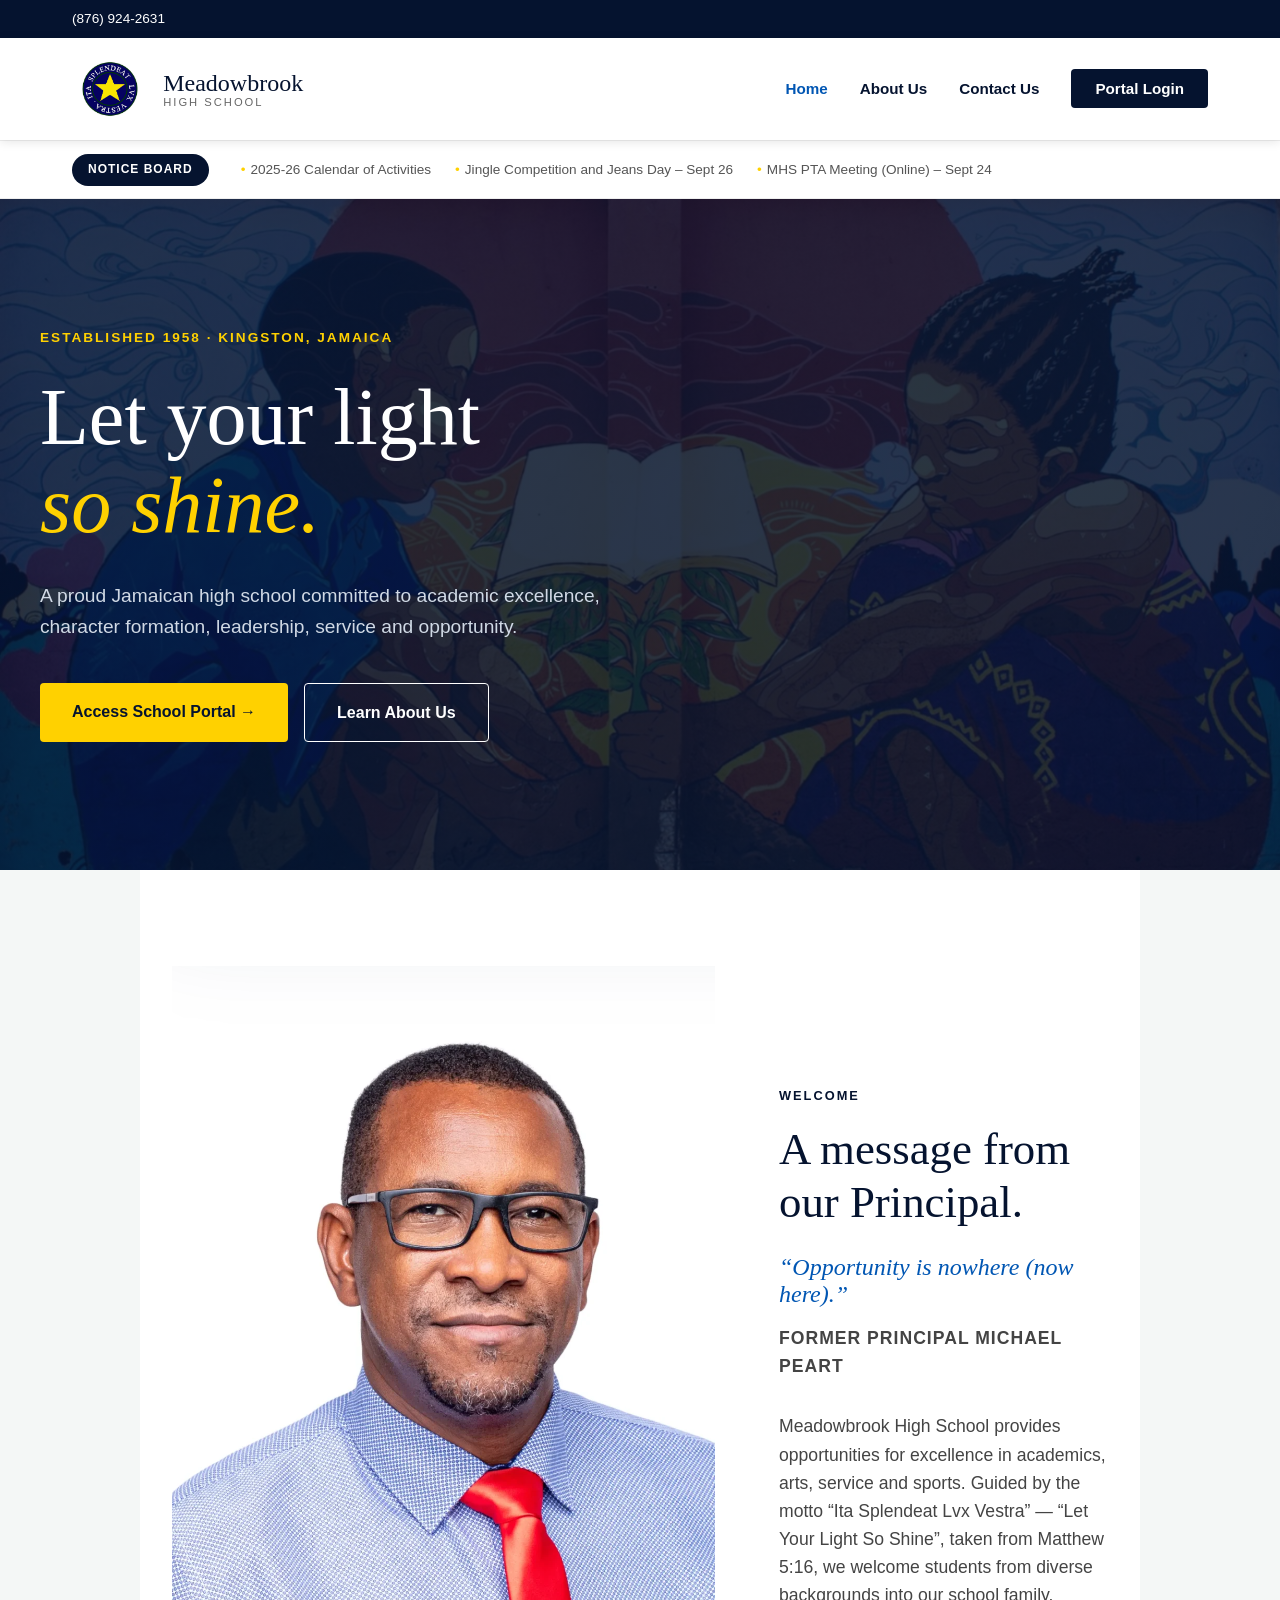
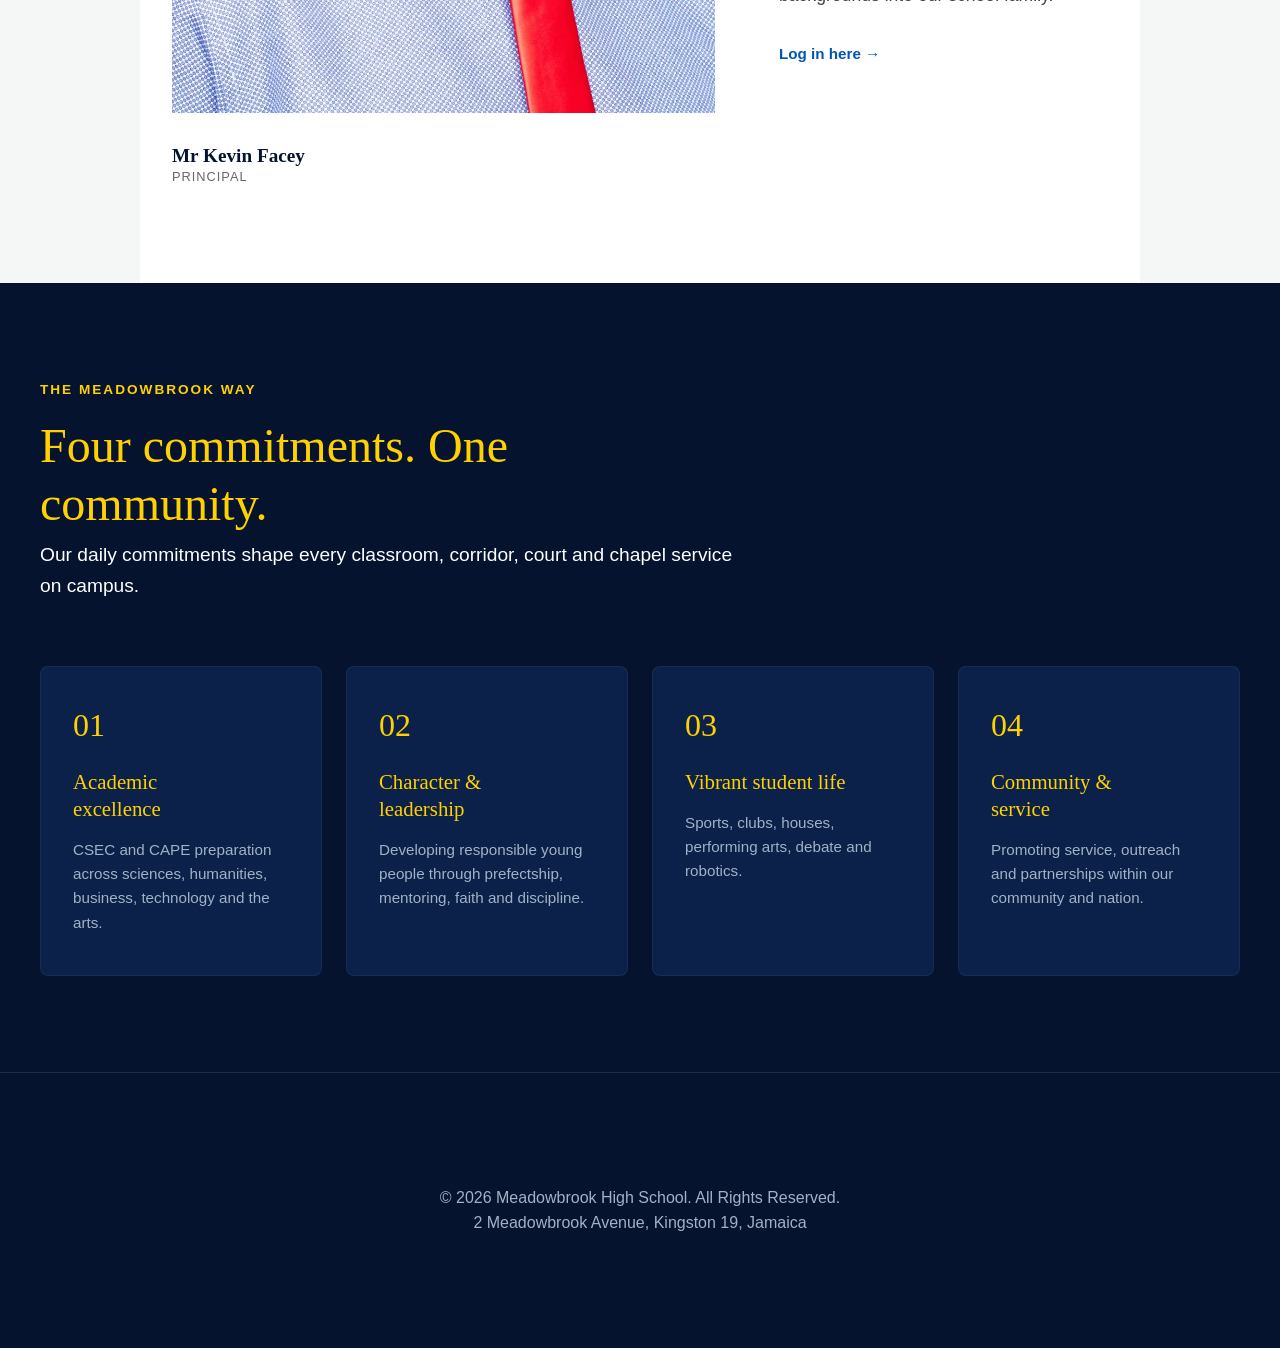
<file: WEBPROGRAMMINGPRESENTATIONREDONE/index.html>
<!DOCTYPE html>
<html lang="en">
<head>
    <meta charset="UTF-8">
    <meta name="viewport" content="width=device-width, initial-scale=1.0">
    <title>Meadowbrook High School</title>
    <link rel="stylesheet" href="css/styles.css">
    <link rel="icon" href="images/Meadowbrook_High_School_Logo.png">
</head>
<body>

       <!--
        CIT2011 Web Programming - Group Project
        Group Members:
        1. Shemar Lindo - 2401825 [Student 4]- Friday, 8:00 AM
        2. Justin Francis - 2508413 [Student 5]- Friday, 8:00 AM
        3. Sashkea Angrin - 2403272 [Student 1]- Friday, 8:00 AM
        4. Dejahnae Fairclough - 2406846 [Student 3] - Friday, 8:00 AM
        5. Kofi Foster - 2403233 [Student 2] - Friday, 8:00 AM
        Lab: Friday 8:00 AM
    -->

    <div class="top-bar">
        <div class="top-bar-container">
            <div class="top-phone">(876) 924-2631</div>
        </div>
    </div>

    <header>
        <div class="nav-container">
            <a href="index.html" class="logo">
                <img src="images/Meadowbrook_High_School_Logo.png" alt="Meadowbrook Crest" class="logo-img">
                <div class="logo-text">
                    Meadowbrook
                    <span>High School</span>
                </div>
            </a>

            <nav>
                <ul class="nav-links">
                    <li><a href="index.html" class="active">Home</a></li>
                    <li><a href="about.html">About Us</a></li>
                    <li><a href="contact.html">Contact Us</a></li>
                    <li><a href="login.html" class="btn-portal">Portal Login</a></li>
                </ul>
            </nav>
        </div>
    </header>

    <div class="notice-bar">
        <div class="notice-container">
            <span class="notice-btn">NOTICE BOARD</span>
            <div class="notice-list">
                <span>2025-26 Calendar of Activities</span>
                <span>Jingle Competition and Jeans Day – Sept 26</span>
                <span>MHS PTA Meeting (Online) – Sept 24</span>

            </div>
        </div>
    </div>

    <main>
        <section class="hero">
            <div class="hero-content">
                <span class="eyebrow">Established 1958 · Kingston, Jamaica</span>
                <h1>Let your light<br><em>so shine.</em></h1>
                <p>A proud Jamaican high school committed to academic excellence, character formation, leadership, service and opportunity.</p>
                <div class="hero-buttons">
                    <a href="login.html" class="btn-primary">Access School Portal &rarr;</a>
                    <a href="about.html" class="btn-secondary">Learn About Us</a>
                </div>
            </div>
        </section>

        <section class="welcome-section">
            <div>
                <img src="images/Meadowbrook_Principal.png"
                     alt="Principal Mr Kevin Facey"
                     class="Meadowbrook_Principal-image">
                <div class="principal-info">
                    <p class="name">Mr Kevin Facey</p>
                    <p class="title">Principal</p>
                </div>
            </div>

            <div class="welcome-text">
                <span class="eyebrow">WELCOME</span>
                <h2>A message from our Principal.</h2>
                <blockquote>“Opportunity is nowhere (now here).”</blockquote>
                <p class="quote-author">FORMER PRINCIPAL MICHAEL PEART</p>
                <p>Meadowbrook High School provides opportunities for excellence in academics, arts, service and sports. Guided by the motto “Ita Splendeat Lvx Vestra” — “Let Your Light So Shine”, taken from Matthew 5:16, we welcome students from diverse backgrounds into our school family.</p>
                <a href="login.html" class="read-more">Log in here &rarr;</a>
            </div>
        </section>

        <section class="commitments-section">
            <div class="commitments-container">
                <div class="commitments-header">
                    <span class="eyebrow">THE MEADOWBROOK WAY</span>
                    <h2>Four commitments. One community.</h2>
                    <p>Our daily commitments shape every classroom, corridor, court and chapel service on campus.</p>
                </div>

                <div class="commitments-grid">
                    <div class="commitment-card">
                        <span class="number">01</span>
                        <h4>Academic<br>excellence</h4>
                        <p>CSEC and CAPE preparation across sciences, humanities, business, technology and the arts.</p>
                    </div>

                    <div class="commitment-card">
                        <span class="number">02</span>
                        <h4>Character &<br>leadership</h4>
                        <p>Developing responsible young people through prefectship, mentoring, faith and discipline.</p>
                    </div>

                    <div class="commitment-card">
                        <span class="number">03</span>
                        <h4>Vibrant student life</h4>
                        <p>Sports, clubs, houses, performing arts, debate and robotics.</p>
                    </div>

                    <div class="commitment-card">
                        <span class="number">04</span>
                        <h4>Community &<br>service</h4>
                        <p>Promoting service, outreach and partnerships within our community and nation.</p>
                    </div>
                </div>
            </div>
        </section>
    </main>

    <footer>
        <div class="container">
            <p>&copy; 2026 Meadowbrook High School. All Rights Reserved.</p>
            <p>2 Meadowbrook Avenue, Kingston 19, Jamaica</p>
        </div>
    </footer>

</body>
</html>
</file>
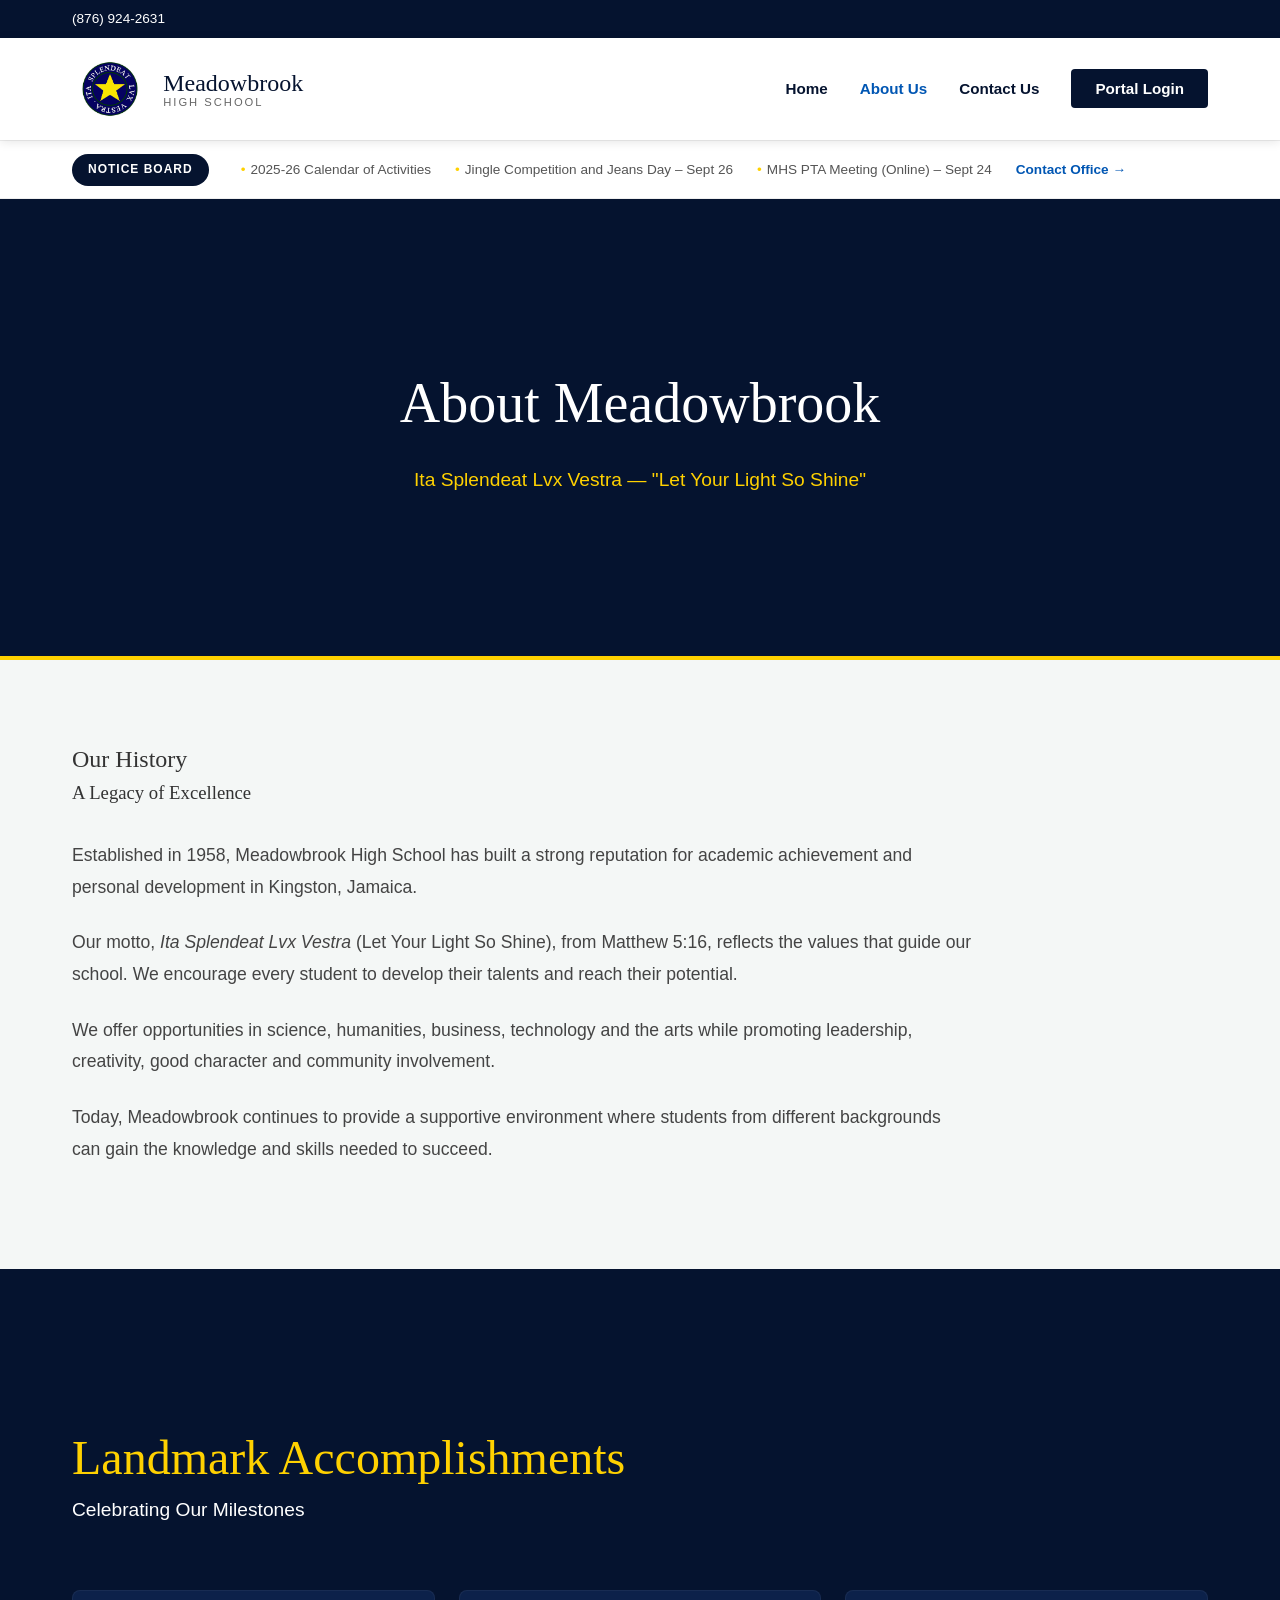
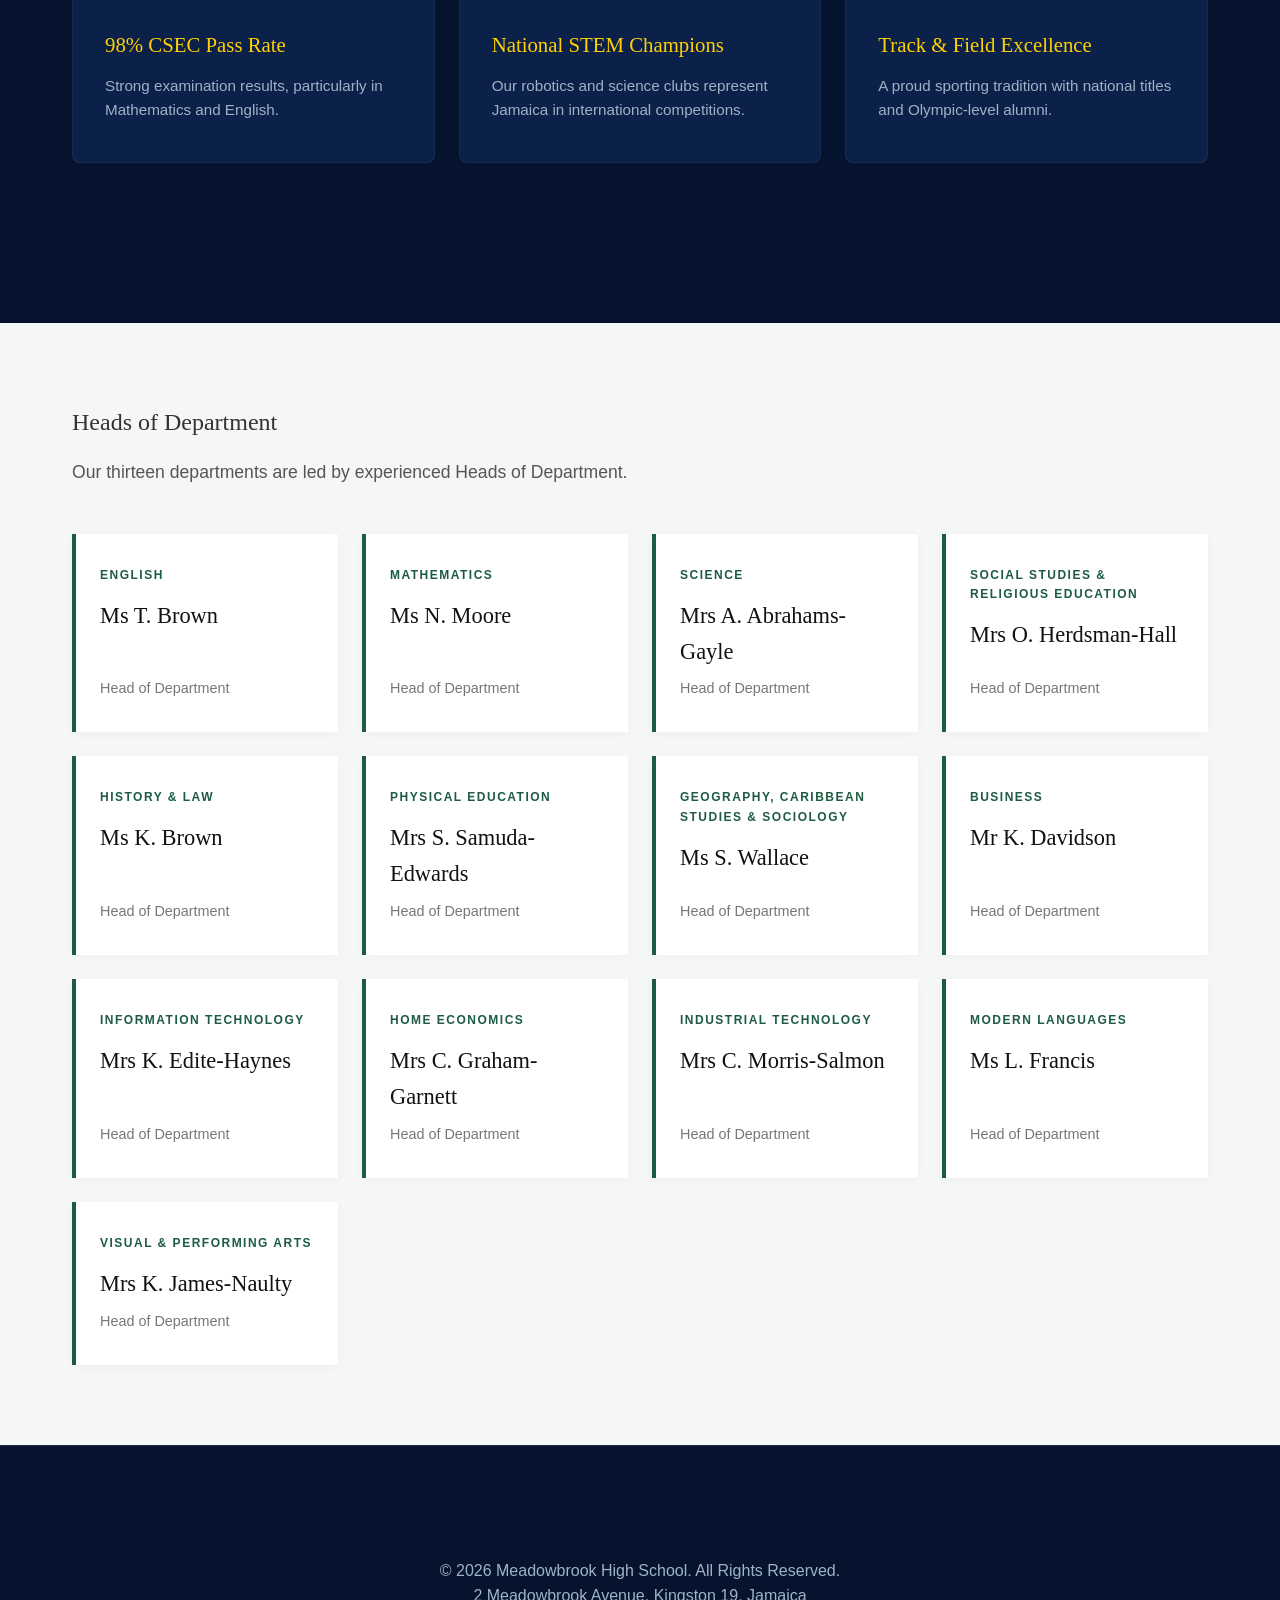
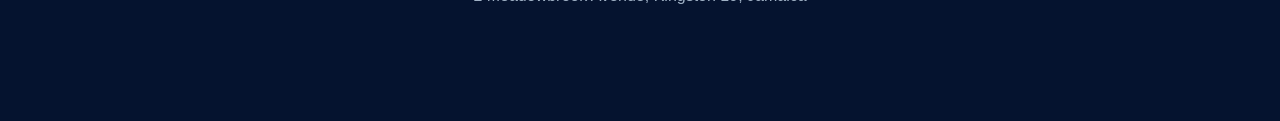
<file: WEBPROGRAMMINGPRESENTATIONREDONE/about.html>
<!DOCTYPE html>
<html lang="en">
<head>
    <meta charset="UTF-8">
    <meta name="viewport" content="width=device-width, initial-scale=1.0">
    <title>About Us - Meadowbrook High School</title>
    <link rel="stylesheet" href="css/styles.css">
    <link rel="icon" href="images/Meadowbrook_High_School_Logo.png">
</head>
<body>

    <!--
        CIT2011 Web Programming - Group Project
        Group Members:
        1. Shemar Lindo - 2401825 [Student 4]- Friday, 8:00 AM
        2. Justin Francis - 2508413 [Student 5]- Friday, 8:00 AM
        3. Sashkea Angrin - 2403272 [Student 1]- Friday, 8:00 AM
        4. Dejahnae Fairclough - 2406846 [Student 3] - Friday, 8:00 AM
        5. Kofi Foster - 2403233 [Student 2] - Friday, 8:00 AM
        Lab: Friday 8:00 AM
    -->

    <div class="top-bar">
        <div class="top-bar-container">
            <div class="top-phone">(876) 924-2631</div>
        </div>
    </div>

    <header>
        <div class="nav-container">
            <a href="index.html" class="logo">
                <img src="images/Meadowbrook_High_School_Logo.png" alt="Meadowbrook Crest" class="logo-img">
                <div class="logo-text">
                    Meadowbrook
                    <span>High School</span>
                </div>
            </a>

            <nav>
                <ul class="nav-links">
                    <li><a href="index.html">Home</a></li>
                    <li><a href="about.html" class="active">About Us</a></li>
                    <li><a href="contact.html">Contact Us</a></li>
                    <li><a href="login.html" class="btn-portal">Portal Login</a></li>
                </ul>
            </nav>
        </div>
    </header>

    <div class="notice-bar">
        <div class="notice-container">
            <span class="notice-btn">NOTICE BOARD</span>
            <div class="notice-list">
                <span>2025-26 Calendar of Activities</span>
                <span>Jingle Competition and Jeans Day – Sept 26</span>
                <span>MHS PTA Meeting (Online) – Sept 24</span>
                <a href="contact.html" class="notice-all-link">Contact Office &rarr;</a>
            </div>
        </div>
    </div>

    <main>
        <section class="page-header">
            <div class="container">
                <h1>About Meadowbrook</h1>
                <p>Ita Splendeat Lvx Vestra — "Let Your Light So Shine"</p>
            </div>
        </section>

        <section class="container section-spacing">
            <div class="section-header text-left">
                <h2>Our History</h2>
                <h3>A Legacy of Excellence</h3>
            </div>

            <div class="history-text">
                <p>Established in 1958, Meadowbrook High School has built a strong reputation for academic achievement and personal development in Kingston, Jamaica.</p>

                <p>Our motto, <em>Ita Splendeat Lvx Vestra</em> (Let Your Light So Shine), from Matthew 5:16, reflects the values that guide our school. We encourage every student to develop their talents and reach their potential.</p>

                <p>We offer opportunities in science, humanities, business, technology and the arts while promoting leadership, creativity, good character and community involvement.</p>

                <p>Today, Meadowbrook continues to provide a supportive environment where students from different backgrounds can gain the knowledge and skills needed to succeed.</p>
            </div>
        </section>

        <section class="commitments-section">
            <div class="container">
                <div class="commitments-header">
                    <h2>Landmark Accomplishments</h2>
                    <p>Celebrating Our Milestones</p>
                </div>

                <div class="commitments-grid min-300">
                    <div class="commitment-card">
                        <h4>98% CSEC Pass Rate</h4>
                        <p>Strong examination results, particularly in Mathematics and English.</p>
                    </div>

                    <div class="commitment-card">
                        <h4>National STEM Champions</h4>
                        <p>Our robotics and science clubs represent Jamaica in international competitions.</p>
                    </div>

                    <div class="commitment-card">
                        <h4>Track & Field Excellence</h4>
                        <p>A proud sporting tradition with national titles and Olympic-level alumni.</p>
                    </div>
                </div>
            </div>
        </section>

        <section class="container section-spacing">
            <div class="section-header text-left">
                <h2>Heads of Department</h2>
                <p class="faculty-desc">Our thirteen departments are led by experienced Heads of Department.</p>
            </div>

            <div class="faculty-grid">

                <div class="faculty-card">
                    <span class="dept-name">ENGLISH</span>
                    <h3>Ms T. Brown</h3>
                    <p class="dept-title">Head of Department</p>
                </div>

                <div class="faculty-card">
                    <span class="dept-name">MATHEMATICS</span>
                    <h3>Ms N. Moore</h3>
                    <p class="dept-title">Head of Department</p>
                </div>

                <div class="faculty-card">
                    <span class="dept-name">SCIENCE</span>
                    <h3>Mrs A. Abrahams-Gayle</h3>
                    <p class="dept-title">Head of Department</p>
                </div>

                <div class="faculty-card">
                    <span class="dept-name">SOCIAL STUDIES & RELIGIOUS EDUCATION</span>
                    <h3>Mrs O. Herdsman-Hall</h3>
                    <p class="dept-title">Head of Department</p>
                </div>

                <div class="faculty-card">
                    <span class="dept-name">HISTORY & LAW</span>
                    <h3>Ms K. Brown</h3>
                    <p class="dept-title">Head of Department</p>
                </div>

                <div class="faculty-card">
                    <span class="dept-name">PHYSICAL EDUCATION</span>
                    <h3>Mrs S. Samuda-Edwards</h3>
                    <p class="dept-title">Head of Department</p>
                </div>

                <div class="faculty-card">
                    <span class="dept-name">GEOGRAPHY, CARIBBEAN STUDIES & SOCIOLOGY</span>
                    <h3>Ms S. Wallace</h3>
                    <p class="dept-title">Head of Department</p>
                </div>

                <div class="faculty-card">
                    <span class="dept-name">BUSINESS</span>
                    <h3>Mr K. Davidson</h3>
                    <p class="dept-title">Head of Department</p>
                </div>

                <div class="faculty-card">
                    <span class="dept-name">INFORMATION TECHNOLOGY</span>
                    <h3>Mrs K. Edite-Haynes</h3>
                    <p class="dept-title">Head of Department</p>
                </div>

                <div class="faculty-card">
                    <span class="dept-name">HOME ECONOMICS</span>
                    <h3>Mrs C. Graham-Garnett</h3>
                    <p class="dept-title">Head of Department</p>
                </div>

                <div class="faculty-card">
                    <span class="dept-name">INDUSTRIAL TECHNOLOGY</span>
                    <h3>Mrs C. Morris-Salmon</h3>
                    <p class="dept-title">Head of Department</p>
                </div>

                <div class="faculty-card">
                    <span class="dept-name">MODERN LANGUAGES</span>
                    <h3>Ms L. Francis</h3>
                    <p class="dept-title">Head of Department</p>
                </div>

                <div class="faculty-card">
                    <span class="dept-name">VISUAL & PERFORMING ARTS</span>
                    <h3>Mrs K. James-Naulty</h3>
                    <p class="dept-title">Head of Department</p>
                </div>

            </div>
        </section>
    </main>

    <footer>
        <div class="container footer-content">
            <p>&copy; 2026 Meadowbrook High School. All Rights Reserved.</p>
            <p>2 Meadowbrook Avenue, Kingston 19, Jamaica</p>
        </div>
    </footer>

</body>
</html>
</file>
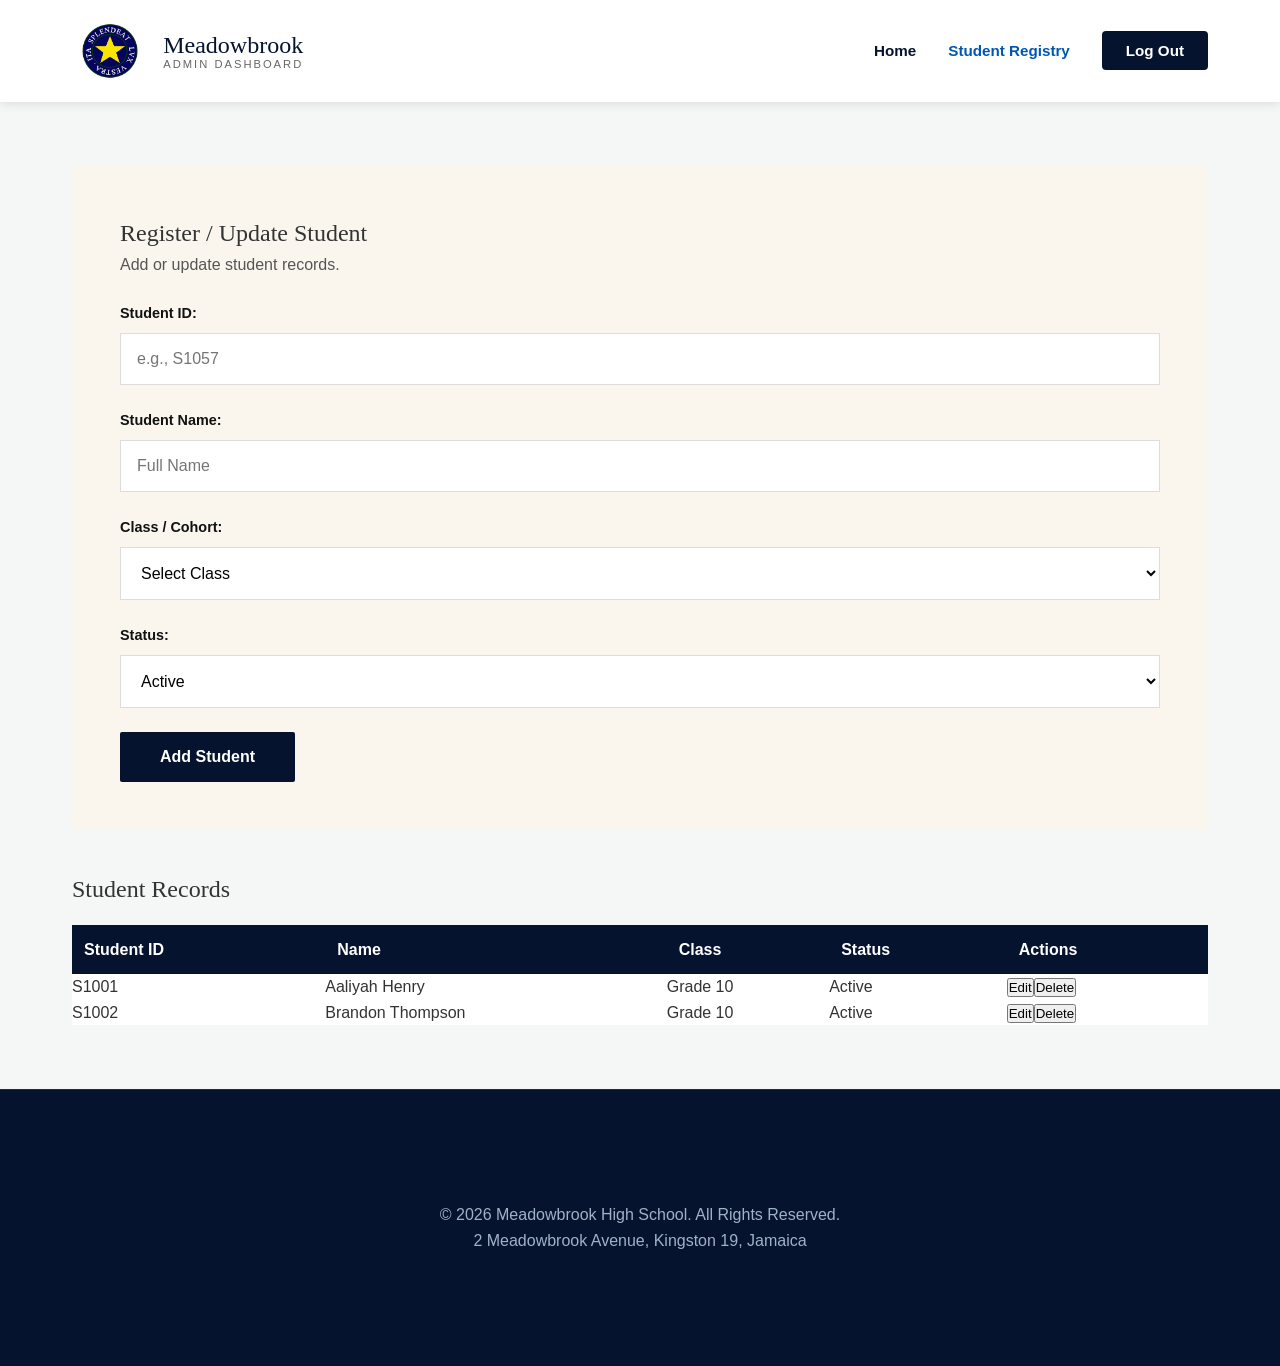
<file: WEBPROGRAMMINGPRESENTATIONREDONE/Admin_Dashboard.html>
<!DOCTYPE html>
<html lang="en">
<head>
    <meta charset="UTF-8">
    <meta name="viewport" content="width=device-width, initial-scale=1.0">
    <title>Admin Dashboard | Meadowbrook High School Portal</title>
    <link rel="stylesheet" href="css/styles.css">
    <link rel="icon" href="images/Meadowbrook_High_School_Logo.png">
</head>
<body>

    <!--
        CIT2011 Web Programming - Group Project
        Group Members:
        1. Shemar Lindo - 2401825 [Student 4]- Friday, 8:00 AM
        2. Justin Francis - 2508413 [Student 5]- Friday, 8:00 AM
        3. Sashkea Angrin - 2403272 [Student 1]- Friday, 8:00 AM
        4. Dejahnae Fairclough - 2406846 [Student 3] - Friday, 8:00 AM
        5. Kofi Foster - 2403233 [Student 2] - Friday, 8:00 AM
        Lab: Friday 8:00 AM
    -->

    <header>
        <div class="nav-container">
            <a href="index.html" class="logo">
                <img src="images/Meadowbrook_High_School_Logo.png" alt="Meadowbrook Crest" class="logo-img">
                <div class="logo-text">
                    Meadowbrook
                    <span>Admin Dashboard</span>
                </div>
            </a>

            <nav>
                <ul class="nav-links">
                    <li><a href="index.html">Home</a></li>
                    <li><a href="Admin_Dashboard.html" class="active">Student Registry</a></li>
                    <li><a href="#" onclick="logoutUser(); return false;" class="btn-portal">Log Out</a></li>
                </ul>
            </nav>
        </div>
    </header>

    <main class="container">

        <section class="form-container" style="margin-bottom: 2.5rem;">
            <h2>Register / Update Student</h2>
            <p style="margin-bottom: 1.5rem; color: #555;">Add or update student records.</p>

            <form id="studentForm">

                <div class="form-group">
                    <label for="studentID">Student ID:</label>
                    <input type="text" id="studentID" placeholder="e.g., S1057" required>
                </div>

                <div class="form-group">
                    <label for="studentName">Student Name:</label>
                    <input type="text" id="studentName" placeholder="Full Name" required>
                </div>

                <div class="form-group">
                    <label for="studentClass">Class / Cohort:</label>
                    <select id="studentClass" required>
                        <option value="">Select Class</option>
                        <option value="Grade 7">Grade 7</option>
                        <option value="Grade 8">Grade 8</option>
                        <option value="Grade 9">Grade 9</option>
                        <option value="Grade 10">Grade 10</option>
                        <option value="Grade 11">Grade 11</option>
                        <option value="Grade 12">Grade 12</option>
                        <option value="Grade 13">Grade 13</option>
                    </select>
                </div>

                <div class="form-group">
                    <label for="studentStatus">Status:</label>
                    <select id="studentStatus">
                        <option value="Active">Active</option>
                        <option value="Inactive">Inactive</option>
                    </select>
                </div>

                <button type="submit" id="saveButton" class="btn-submit">Add Student</button>
            </form>
        </section>

        <section>
            <h2>Student Records</h2>

            <div style="overflow-x: auto; margin-top: 1rem;">
                <table style="width: 100%; border-collapse: collapse; background: #fff;">
                    <thead>
                        <tr style="background: var(--navy-dark); color: #fff; text-align: left;">
                            <th style="padding: 0.75rem;">Student ID</th>
                            <th style="padding: 0.75rem;">Name</th>
                            <th style="padding: 0.75rem;">Class</th>
                            <th style="padding: 0.75rem;">Status</th>
                            <th style="padding: 0.75rem;">Actions</th>
                        </tr>
                    </thead>
                    <tbody id="studentTable"></tbody>
                </table>
            </div>
        </section>

    </main>

    <footer>
        <div class="container">
            <p>&copy; 2026 Meadowbrook High School. All Rights Reserved.</p>
            <p>2 Meadowbrook Avenue, Kingston 19, Jamaica</p>
        </div>
    </footer>

    <script src="js/storage.js"></script>
    <script src="js/mock-data.js"></script>
    <script src="js/auth.js"></script>
    <script src="js/Student_Records.js"></script>

</body>
</html>
</file>
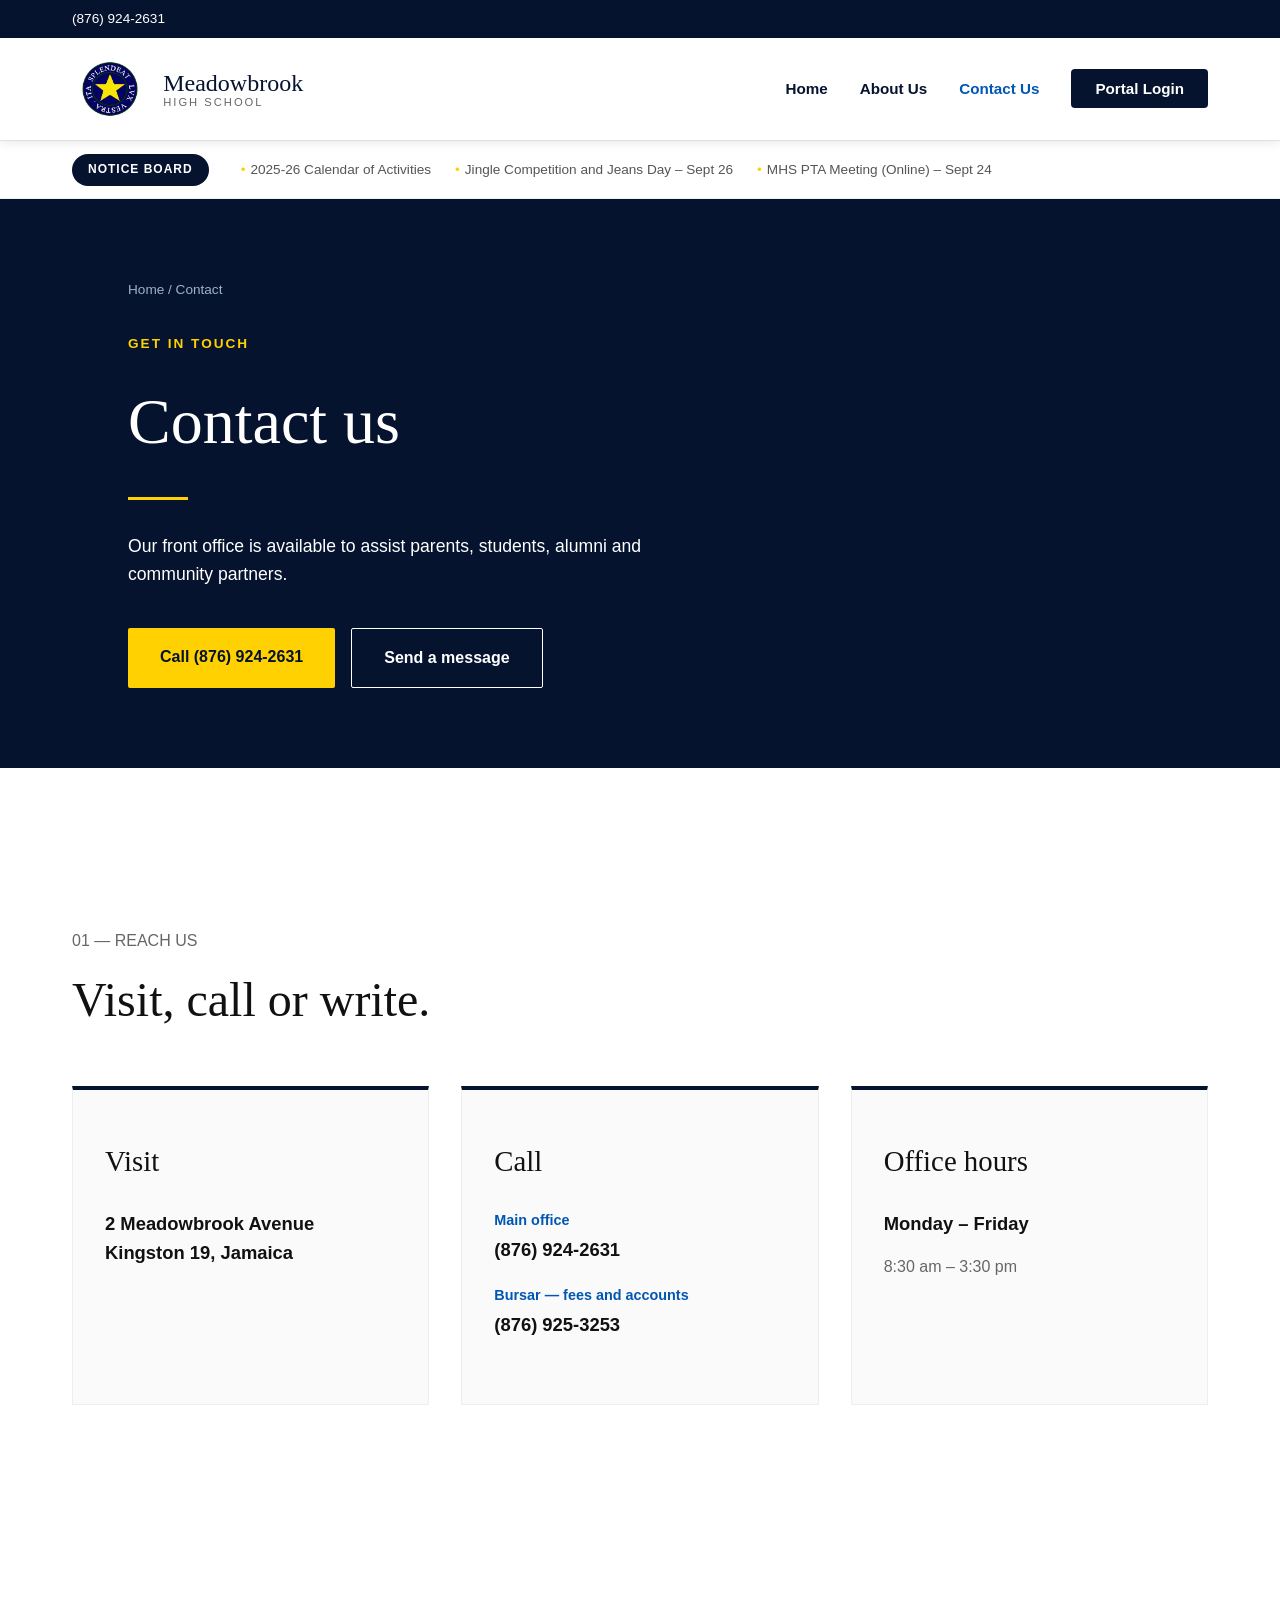
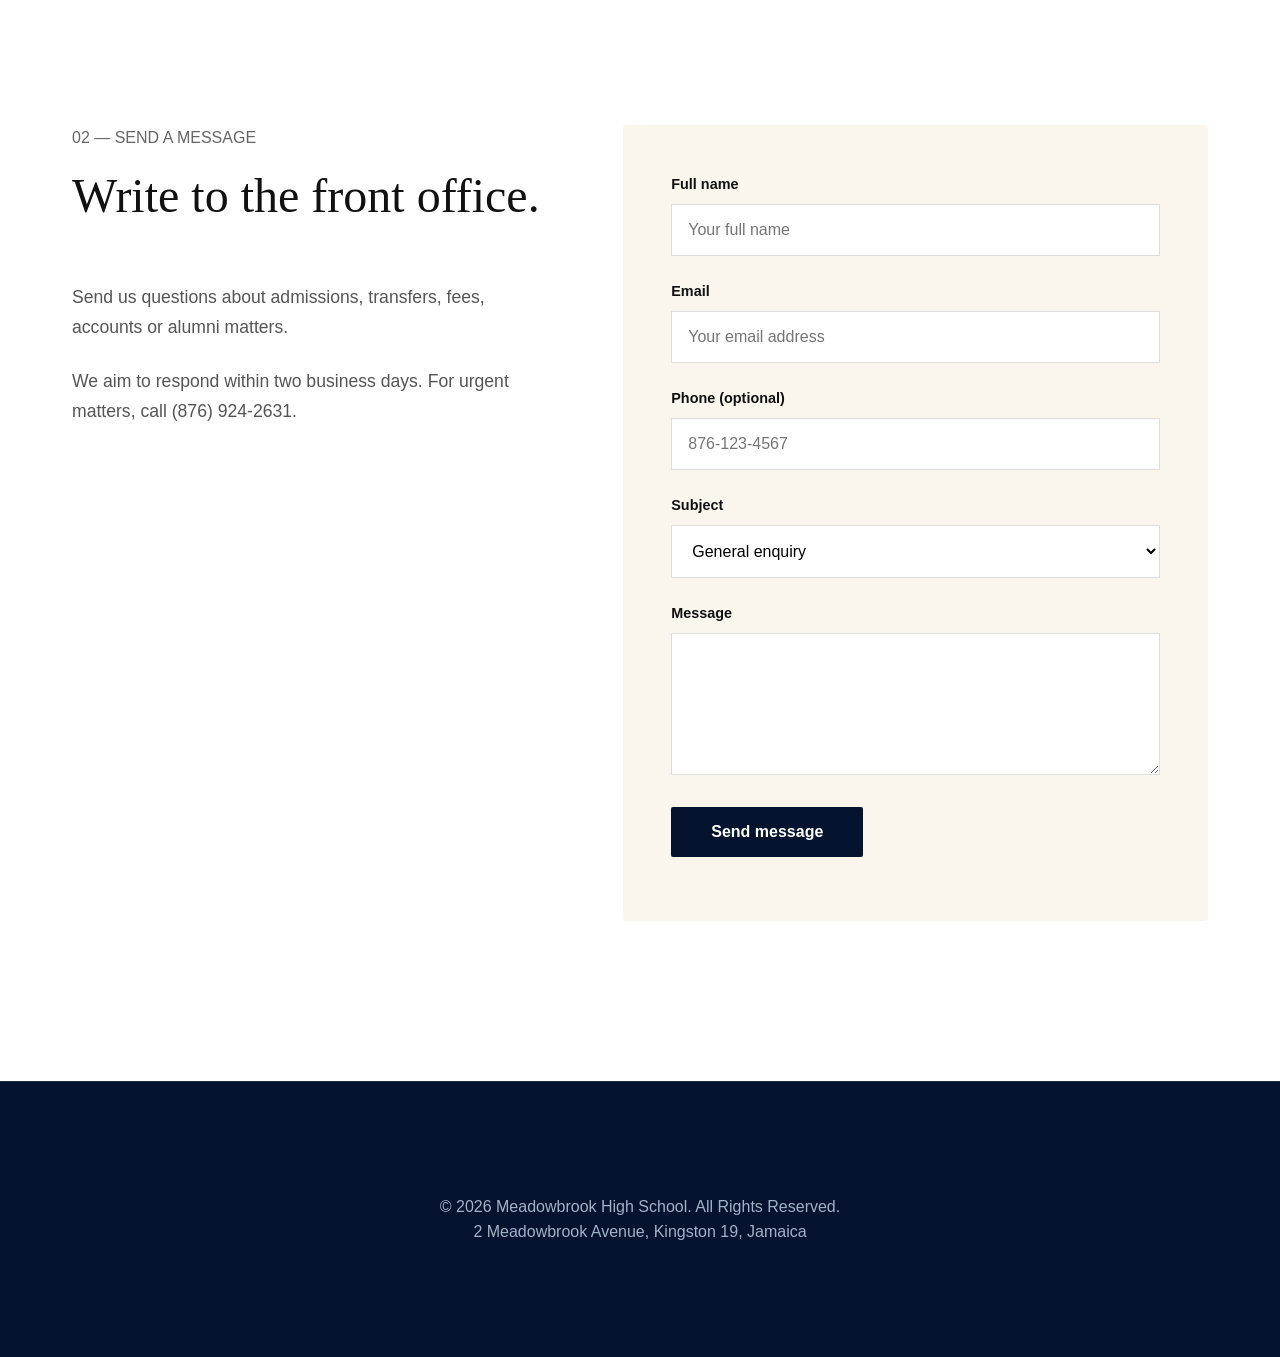
<file: WEBPROGRAMMINGPRESENTATIONREDONE/contact.html>
<!DOCTYPE html>
<html lang="en">
<head>
    <meta charset="UTF-8">
    <meta name="viewport" content="width=device-width, initial-scale=1.0">
    <title>Contact Us - Meadowbrook High School</title>
    <link rel="stylesheet" href="css/styles.css">
    <link rel="icon" href="images/Meadowbrook_High_School_Logo.png">
</head>
<body>

    <!--
        CIT2011 Web Programming - Group Project
        Group Members:
        1. Shemar Lindo - 2401825 [Student 4]- Friday, 8:00 AM
        2. Justin Francis - 2508413 [Student 5]- Friday, 8:00 AM
        3. Sashkea Angrin - 2403272 [Student 1]- Friday, 8:00 AM
        4. Dejahnae Fairclough - 2406846 [Student 3] - Friday, 8:00 AM
        5. Kofi Foster - 2403233 [Student 2] - Friday, 8:00 AM
        Lab: Friday 8:00 AM
    -->

    <div class="top-bar">
        <div class="top-bar-container">
            <div class="top-phone">(876) 924-2631</div>
        </div>
    </div>

    <header>
        <div class="nav-container">
            <a href="index.html" class="logo">
                <img src="images/Meadowbrook_High_School_Logo.png" alt="Meadowbrook Crest" class="logo-img">
                <div class="logo-text">
                    Meadowbrook
                    <span>High School</span>
                </div>
            </a>

            <nav>
                <ul class="nav-links">
                    <li><a href="index.html">Home</a></li>
                    <li><a href="about.html">About Us</a></li>
                    <li><a href="contact.html" class="active">Contact Us</a></li>
                    <li><a href="login.html" class="btn-portal">Portal Login</a></li>
                </ul>
            </nav>
        </div>
    </header>

    <div class="notice-bar">
        <div class="notice-container">
            <span class="notice-btn">NOTICE BOARD</span>
            <div class="notice-list">
                <span>2025-26 Calendar of Activities</span>
                <span>Jingle Competition and Jeans Day – Sept 26</span>
                <span>MHS PTA Meeting (Online) – Sept 24</span>
            </div>
        </div>
    </div>

    <main>
        <section class="contact-hero">
            <div class="contact-hero-left">
                <p class="breadcrumbs">Home / Contact</p>
                <span class="eyebrow">GET IN TOUCH</span>
                <h1>Contact us</h1>
                <hr class="heading-line">
                <p class="hero-desc">Our front office is available to assist parents, students, alumni and community partners.</p>

                <div class="hero-buttons">
                    <a href="tel:+18769242631" class="btn-yellow">Call (876) 924-2631</a>
                    <a href="#message-form" class="btn-outline">Send a message</a>
                </div>
            </div>
        </section>

        <section class="contact-info-section">
            <div class="container">
                <span class="eyebrow text-gray">01 — REACH US</span>
                <h2 class="section-title">Visit, call or write.</h2>

                <div class="info-cards-grid">
                    <div class="info-card">
                        <h3>Visit</h3>
                        <p class="info-bold">2 Meadowbrook Avenue<br>Kingston 19, Jamaica</p>
                    </div>

                    <div class="info-card">
                        <h3>Call</h3>
                        <p class="info-small">Main office</p>
                        <p class="info-bold">(876) 924-2631</p>
                        <p class="info-small mt-20">Bursar — fees and accounts</p>
                        <p class="info-bold">(876) 925-3253</p>
                    </div>

                    <div class="info-card">
                        <h3>Office hours</h3>
                        <p class="info-bold">Monday – Friday</p>
                        <p class="info-sub">8:30 am – 3:30 pm</p>
                    </div>
                </div>
            </div>
        </section>

        <section class="contact-form-section" id="message-form">
            <div class="container form-split-grid">

                <div class="form-text-content">
                    <span class="eyebrow text-gray">02 — SEND A MESSAGE</span>
                    <h2 class="section-title">Write to the front office.</h2>
                    <p>Send us questions about admissions, transfers, fees, accounts or alumni matters.</p>
                    <p>We aim to respond within two business days. For urgent matters, call (876) 924-2631.</p>
                </div>

                <div class="form-container">
                    <form id="contactForm">

                        <div class="form-group">
                            <label for="contactFullName">Full name</label>
                            <input type="text" id="contactFullName" name="fullName" placeholder="Your full name" required>
                        </div>

                        <div class="form-group">
                            <label for="contactEmail">Email</label>
                            <input type="email" id="contactEmail" name="email" placeholder="Your email address" required>
                        </div>

                        <div class="form-group">
                            <label for="contactPhone">Phone (optional)</label>
                            <input type="tel" id="contactPhone" name="phone" pattern="[0-9]{3}-[0-9]{3}-[0-9]{4}" title="Format: 876-123-4567" placeholder="876-123-4567">
                        </div>

                        <div class="form-group">
                            <label for="contactSubject">Subject</label>
                            <select id="contactSubject" name="subject" required>
                                <option value="general">General enquiry</option>
                                <option value="admissions">Admissions</option>
                                <option value="finance">Fees & Accounts</option>
                                <option value="alumni">Alumni Matters</option>
                            </select>
                        </div>

                        <div class="form-group">
                            <label for="contactMessage">Message</label>
                            <textarea id="contactMessage" name="message" rows="6" required></textarea>
                        </div>

                        <button type="submit" class="btn-submit">Send message</button>
                        <p id="contactStatus" style="margin-top: 1rem; font-weight: bold; color: #1D5C42;" role="status"></p>

                    </form>
                </div>

            </div>
        </section>
    </main>

    <footer>
        <div class="container footer-content">
            <p>&copy; 2026 Meadowbrook High School. All Rights Reserved.</p>
            <p>2 Meadowbrook Avenue, Kingston 19, Jamaica</p>
        </div>
    </footer>

    <script>
document.getElementById("contactForm").addEventListener("submit", function(event) {
                    event.preventDefault();
                    document.getElementById("contactStatus").textContent =
                        "Thank you! Your message has been sent to the Meadowbrook front office.";
                    this.reset();
});
    </script>

</body>
</html>
</file>
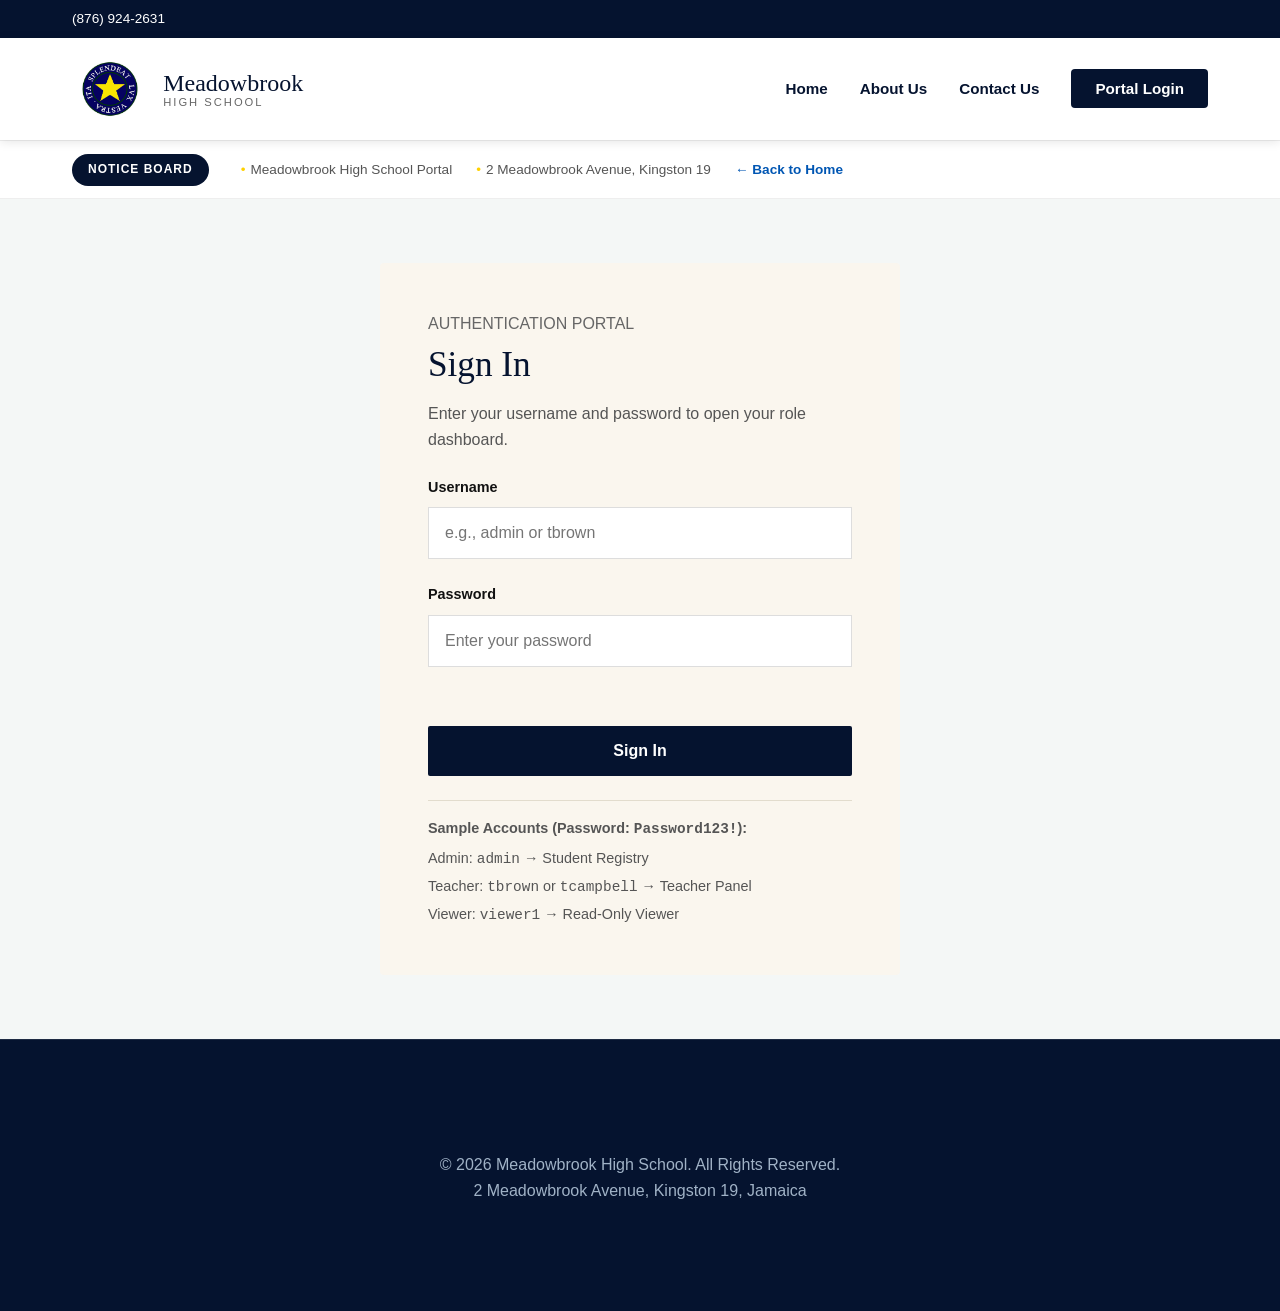
<file: WEBPROGRAMMINGPRESENTATIONREDONE/login.html>
<!--
    CIT2011 Web Programming - Group Project
    Project: Meadowbrook High School Portal

    Group Members:
    1. Shemar Lindo - 2401825 [Student 4] - Friday, 8:00 AM
    2. Justin Francis - 2508413 [Student 5] - Friday, 8:00 AM
    3. Sashkea Angrin - 2403272 [Student 1] - Friday, 8:00 AM
    4. Dejahnae Fairclough - 2406846 [Student 3] - Friday, 8:00 AM
    5. Kofi Foster - 2403233 [Student 2] - Friday, 8:00 AM

    Lab: Friday, 8:00 AM
-->

<!DOCTYPE html>
<html lang="en">

<head>
    <!-- Page settings and external resources -->
    <meta charset="UTF-8">
    <meta name="viewport" content="width=device-width, initial-scale=1.0">
    <title>Portal Login - Meadowbrook High School</title>
    <link rel="stylesheet" href="css/styles.css">
    <link rel="icon" type="image/png"
        href="images/Meadowbrook_High_School_Logo.png">
</head>

<body>

    <!-- School contact information -->
    <div class="top-bar">
        <div class="top-bar-container">
            <div class="top-phone">(876) 924-2631</div>
        </div>
    </div>

    <!-- School logo and website navigation -->
    <header>
        <div class="nav-container">
            <a href="index.html" class="logo">
                <img src="images/Meadowbrook_High_School_Logo.png"
                    alt="Meadowbrook High School Crest"
                    class="logo-img">

                <div class="logo-text">
                    Meadowbrook
                    <span>High School</span>
                </div>
            </a>

            <!-- Navigation links to the other website pages -->
            <nav>
                <ul class="nav-links">
                    <li><a href="index.html">Home</a></li>
                    <li><a href="about.html">About Us</a></li>
                    <li><a href="contact.html">Contact Us</a></li>
                    <li>
                        <a href="login.html" class="btn-portal active">
                            Portal Login
                        </a>
                    </li>
                </ul>
            </nav>
        </div>
    </header>

    <!-- Portal notice and return link -->
    <div class="notice-bar">
        <div class="notice-container">
            <span class="notice-btn">NOTICE BOARD</span>
            <div class="notice-list">
                <span>Meadowbrook High School Portal</span>
                <span>2 Meadowbrook Avenue, Kingston 19</span>
                <a href="index.html" class="notice-all-link">
                    &larr; Back to Home
                </a>
            </div>
        </div>
    </div>

    <!-- Main login section -->
    <main class="container">
        <div class="form-container"
            style="max-width: 520px; margin: 0 auto;">

            <span class="eyebrow text-gray">
                AUTHENTICATION PORTAL
            </span>

            <h1 style="font-size: 2.2rem; color: var(--navy-dark);
                margin-bottom: 0.5rem;">
                Sign In
            </h1>

            <p style="color: #555; margin-bottom: 1.5rem;">
                Enter your username and password to open your role dashboard.
            </p>

            <!-- Login form handled by the authentication JavaScript -->
            <form id="loginForm" novalidate>

                <div class="form-group">
                    <label for="loginUsername">Username</label>

                    <!-- Username entered by the user -->
                    <input type="text"
                        id="loginUsername"
                        name="loginUsername"
                        placeholder="e.g., admin or tbrown"
                        required>
                </div>

                <div class="form-group">
                    <label for="loginPassword">Password</label>

                    <!-- Password field hides the characters entered -->
                    <input type="password"
                        id="loginPassword"
                        name="loginPassword"
                        placeholder="Enter your password"
                        required>
                </div>

                <!-- JavaScript displays login errors in this area -->
                <div id="loginError"
                    role="alert"
                    style="color: #b42318; font-weight: bold;
                    margin-bottom: 1rem; min-height: 1.2rem;">
                </div>

                <button type="submit"
                    class="btn-submit"
                    style="width: 100%;">
                    Sign In
                </button>
            </form>

            <!-- Sample accounts for testing the different user roles -->
            <div style="margin-top: 1.5rem; padding-top: 1rem;
                border-top: 1px solid #e2dccd;
                font-size: 0.9rem; color: #555;">

                <p style="margin-bottom: 0.4rem;">
                    <strong>
                        Sample Accounts (Password:
                        <code>Password123!</code>):
                    </strong>
                </p>

                <p style="margin-bottom: 0.25rem;">
                    Admin: <code>admin</code> &rarr; Student Registry
                </p>

                <p style="margin-bottom: 0.25rem;">
                    Teacher: <code>tbrown</code> or
                    <code>tcampbell</code> &rarr; Teacher Panel
                </p>

                <p>
                    Viewer: <code>viewer1</code> &rarr; Read-Only Viewer
                </p>
            </div>
        </div>
    </main>

    <!-- School copyright and address -->
    <footer>
        <div class="container">
            <p>&copy; 2026 Meadowbrook High School. All Rights Reserved.</p>
            <p>2 Meadowbrook Avenue, Kingston 19, Jamaica</p>
        </div>
    </footer>

    <!-- Load required JavaScript files in dependency order -->
    <script src="js/storage.js"></script>
    <script src="js/mock-data.js"></script>
    <script src="js/auth.js"></script>

</body>
</html>
</file>
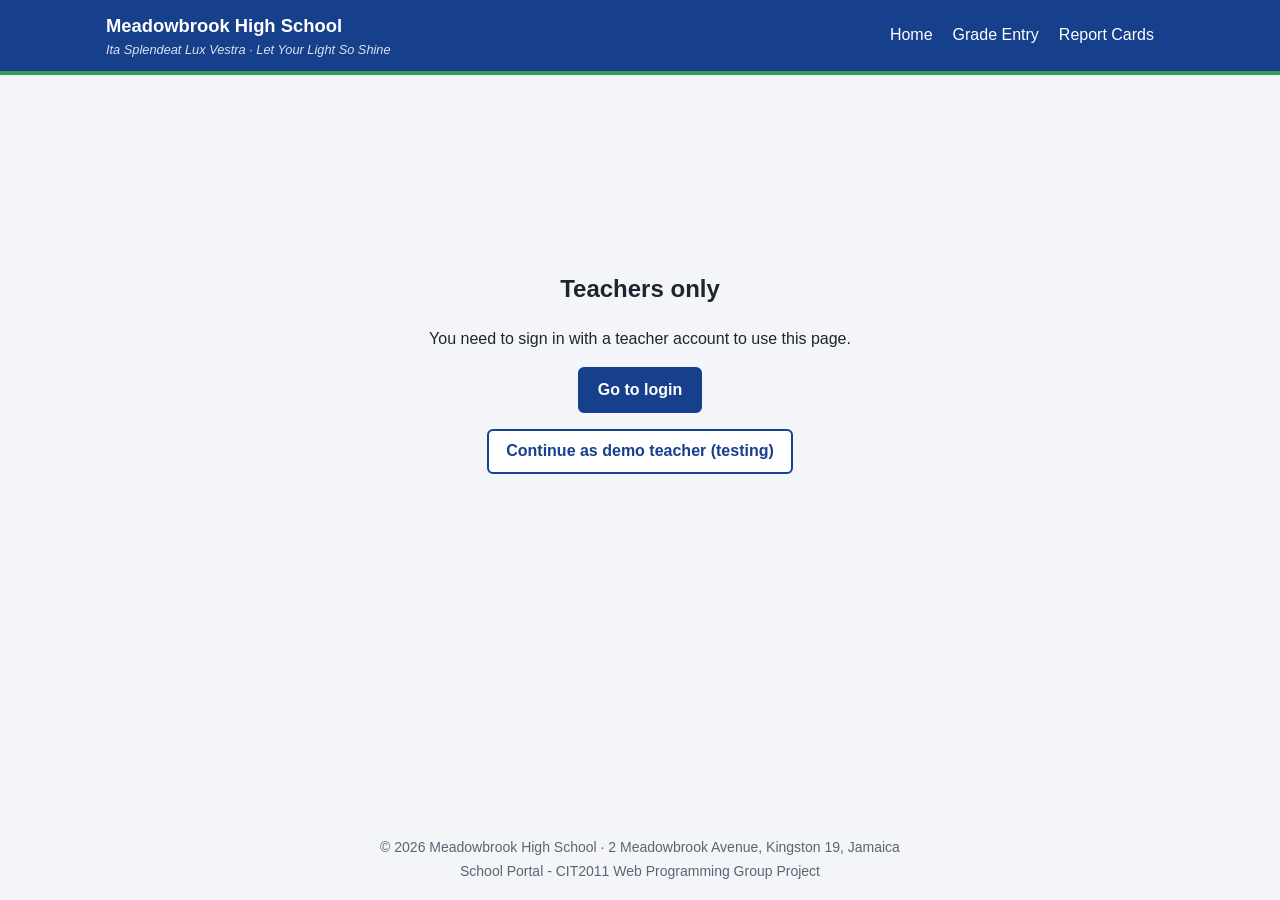
<file: WEBPROGRAMMINGPRESENTATIONREDONE/teacher.html>
<!DOCTYPE html>
<!--
    CIT2011 Web Programming - Group Project
    Group Members:
    1. Shemar Lindo - 2401825 [Student 4]- Friday, 8:00 AM
    2. Justin Francis - 2508413 [Student 5]- Friday, 8:00 AM
    3. Sashkea Angrin - 2403272 [Student 1]- Friday, 8:00 AM
    4. Dejahnae Fairclough - 2406846 [Student 3] - Friday, 8:00 AM
    5. Kofi Foster - 2403233 [Student 2] - Friday, 8:00 AM
    Lab: Friday 8:00 AM
-->
<html lang="en">
<head>
    <meta charset="UTF-8">
    <meta name="viewport" content="width=device-width, initial-scale=1.0">
    <title>Teacher Panel | Meadowbrook High School Portal</title>
    <!-- Student 1's global stylesheet goes here once it exists:
         <link rel="stylesheet" href="css/styles.css"> -->
    <link rel="stylesheet" href="css/teacher.css">
</head>
<body>

    <!-- Site header (Student 1 can swap in the shared header/nav) -->
    <header class="site-header">
        <div class="header-inner">
            <div class="school-brand">
                <p class="school-name">Meadowbrook High School</p>
                <p class="school-motto">Ita Splendeat Lux Vestra &middot; Let Your Light So Shine</p>
            </div>
            <nav aria-label="Teacher navigation">
                <ul class="nav-list">
                    <li><a href="index.html">Home</a></li>
                    <li><a href="#filterSection">Grade Entry</a></li>
                    <li><a href="#reportSection">Report Cards</a></li>
                    <li><button type="button" id="logoutButton" class="link-button">Log out</button></li>
                </ul>
            </nav>
        </div>
    </header>

    <!-- Shown instead of the panel when no teacher is signed in -->
    <section id="accessNotice" class="access-notice" hidden>
        <h1>Teachers only</h1>
        <p>You need to sign in with a teacher account to use this page.</p>
        <p><a href="login.html" class="button button-primary">Go to login</a></p>
        <!-- TESTING ONLY: remove this button once login.html is merged -->
        <p><button type="button" id="demoLoginButton" class="button button-secondary">Continue as demo teacher (testing)</button></p>
    </section>

    <main id="teacherPanel" class="teacher-panel" hidden>

        <section class="welcome-banner">
            <h1>Teacher Panel</h1>
            <p>
                Welcome, <strong id="teacherNameText"></strong>. You can grade:
                <span id="teacherSubjectsText"></span>
            </p>
        </section>

        <!-- ===== STEP 1-4: Curriculum filter routing ===== -->
        <section id="filterSection" class="card" aria-labelledby="filterHeading">
            <h2 id="filterHeading">1. Choose a class to grade</h2>

            <ol class="step-tracker" id="stepTracker">
                <li data-step="1" class="step-active">Subject</li>
                <li data-step="2">Grade level</li>
                <li data-step="3">Class</li>
                <li data-step="4">Term</li>
            </ol>

            <form id="filterForm" class="filter-grid" novalidate>
                <div class="form-field">
                    <label for="subjectSelect">Subject</label>
                    <select id="subjectSelect" required>
                        <option value="">-- Select subject --</option>
                    </select>
                </div>
                <div class="form-field">
                    <label for="gradeLevelSelect">Grade level</label>
                    <select id="gradeLevelSelect" required disabled>
                        <option value="">-- Select grade level --</option>
                    </select>
                </div>
                <div class="form-field">
                    <label for="classSelect">Class</label>
                    <select id="classSelect" required disabled>
                        <option value="">-- Select class --</option>
                    </select>
                </div>
                <div class="form-field">
                    <label for="termSelect">Term</label>
                    <select id="termSelect" required disabled>
                        <option value="">-- Select term --</option>
                    </select>
                </div>
                <div class="form-actions">
                    <button type="submit" id="loadStudentsButton" class="button button-primary" disabled>Load students</button>
                </div>
            </form>
        </section>

        <!-- ===== Grade entry table ===== -->
        <section id="gradeEntrySection" class="card" aria-labelledby="gradeEntryHeading" hidden>
            <div class="section-heading-row">
                <h2 id="gradeEntryHeading">2. Enter grades</h2>
                <p id="gradeEntryContext" class="context-text"></p>
            </div>

            <p class="help-text">
                Coursework is out of <strong>40</strong> and the exam is out of
                <strong>60</strong>. Press <kbd>Enter</kbd> to move down a column.
                Leave both boxes blank to skip a student.
            </p>

            <div class="table-wrapper">
                <table class="data-table" id="gradeTable">
                    <thead>
                        <tr>
                            <th scope="col">ID</th>
                            <th scope="col">Student</th>
                            <th scope="col">Coursework /40</th>
                            <th scope="col">Exam /60</th>
                            <th scope="col">Total /100</th>
                            <th scope="col">Grade</th>
                            <th scope="col">Status</th>
                        </tr>
                    </thead>
                    <tbody id="gradeTableBody"></tbody>
                </table>
            </div>

            <!-- Live class summary, updates as scores are typed -->
            <dl class="summary-grid" id="classSummary">
                <div><dt>Graded</dt><dd id="summaryGraded">0 / 0</dd></div>
                <div><dt>Class average</dt><dd id="summaryAverage">-</dd></div>
                <div><dt>Highest</dt><dd id="summaryHighest">-</dd></div>
                <div><dt>Pass rate</dt><dd id="summaryPassRate">-</dd></div>
            </dl>

            <!-- Batch paste: lets a teacher paste many scores at once -->
            <details class="batch-panel">
                <summary>Batch paste scores</summary>
                <p class="help-text">
                    One student per line in the form
                    <code>StudentID, coursework, exam</code> (for example <code>S1001, 32, 48</code>).
                    Scores are put into the table; click <em>Save all grades</em> to keep them.
                </p>
                <label for="batchInput" class="visually-hidden">Scores to paste</label>
                <textarea id="batchInput" rows="5" placeholder="S1001, 32, 48"></textarea>
                <button type="button" id="applyBatchButton" class="button button-secondary">Put scores in table</button>
                <p id="batchMessage" class="form-message" role="status"></p>
            </details>

            <div class="form-actions">
                <button type="button" id="saveGradesButton" class="button button-primary">Save all grades</button>
                <button type="button" id="resetGradesButton" class="button button-secondary">Undo unsaved changes</button>
            </div>
            <p id="saveMessage" class="form-message" role="status"></p>
        </section>

        <!-- ===== Report card generator ===== -->
        <section id="reportSection" class="card" aria-labelledby="reportHeading" hidden>
            <h2 id="reportHeading">3. Report cards</h2>
            <p class="help-text">
                Builds a report card from every subject's grades for the student
                in the term chosen above, including grades entered by other teachers.
            </p>

            <form id="reportForm" class="filter-grid" novalidate>
                <div class="form-field">
                    <label for="reportStudentSelect">Student</label>
                    <select id="reportStudentSelect" required>
                        <option value="">-- Select student --</option>
                    </select>
                </div>
                <div class="form-actions">
                    <button type="submit" class="button button-primary">Generate report card</button>
                </div>
            </form>

            <!-- The compiled report card is drawn in here -->
            <article id="reportCard" class="report-card" hidden></article>
        </section>
    </main>

    <footer class="site-footer">
        <p>&copy; 2026 Meadowbrook High School &middot; 2 Meadowbrook Avenue, Kingston 19, Jamaica</p>
        <p>School Portal - CIT2011 Web Programming Group Project</p>
    </footer>

    <!-- Load order matters: shared storage first, then data, then the teacher logic -->
    <script src="js/storage.js"></script>
    <script src="js/mock-data.js"></script>
    <script src="js/teacher.js"></script>
</body>
</html>
</file>
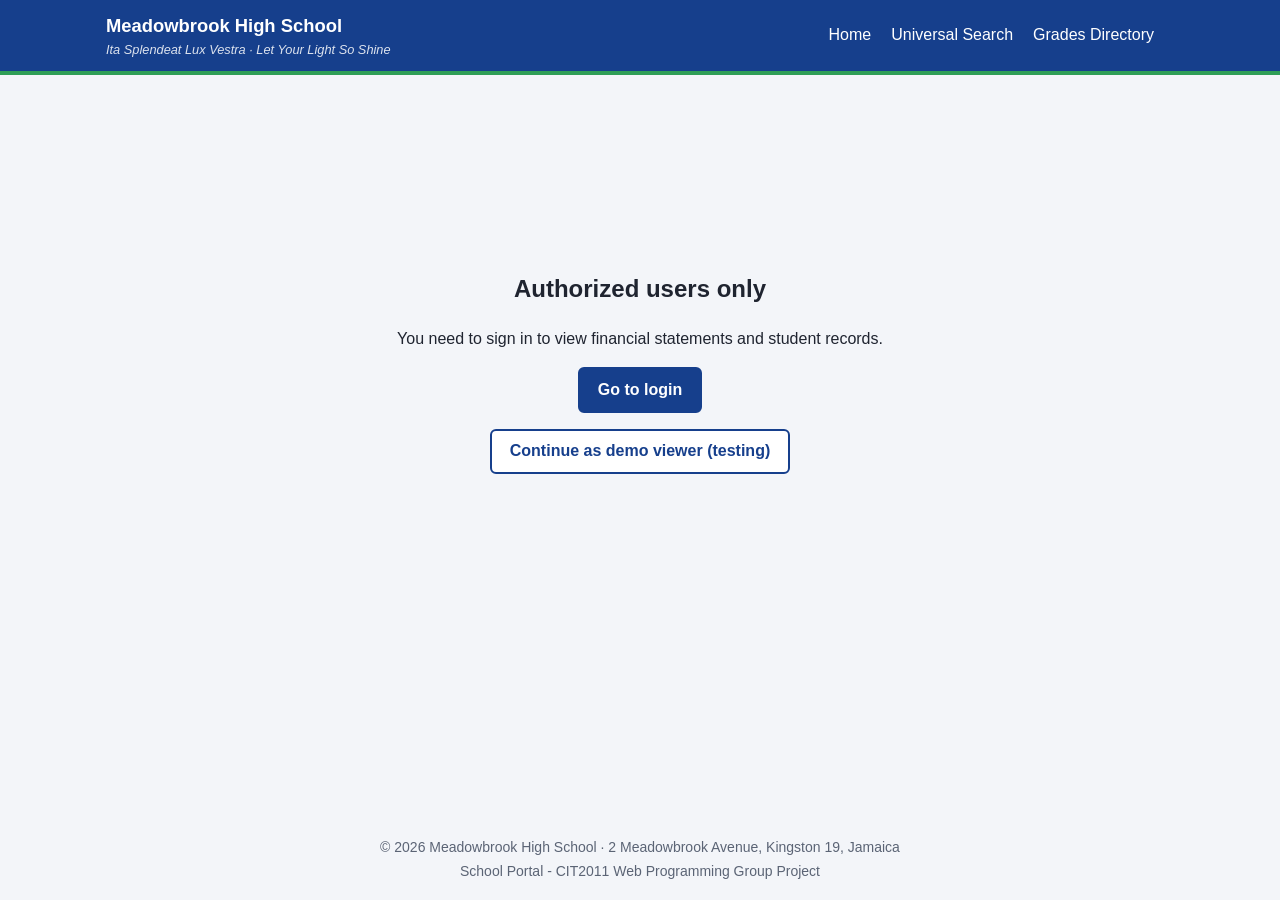
<file: WEBPROGRAMMINGPRESENTATIONREDONE/viewer.html>
<!DOCTYPE html>
<!--
    CIT2011 Web Programming - Group Project
    Group Members:
    1. Shemar Lindo - 2401825 [Student 4]- Friday, 8:00 AM
    2. Justin Francis - 2508413 [Student 5]- Friday, 8:00 AM
    3. Sashkea Angrin - 2403272 [Student 1]- Friday, 8:00 AM
    4. Dejahnae Fairclough - 2406846 [Student 3] - Friday, 8:00 AM
    5. Kofi Foster - 2403233 [Student 2] - Friday, 8:00 AM
    Lab: Friday 8:00 AM
-->

<html lang="en">
<head>
    <meta charset="UTF-8">
    <meta name="viewport" content="width=device-width, initial-scale=1.0">
    <title>Financial Ledger &amp; Read-Only Viewer | Meadowbrook High School</title>
    <link rel="stylesheet" href="css/teacher.css">
</head>
<body>

    <header class="site-header">
        <div class="header-inner">
            <div class="school-brand">
                <p class="school-name">Meadowbrook High School</p>
                <p class="school-motto">Ita Splendeat Lux Vestra &middot; Let Your Light So Shine</p>
            </div>
            <nav aria-label="Viewer navigation">
                <ul class="nav-list">
                    <li><a href="index.html">Home</a></li>
                    <li><a href="#searchMatrixSection">Universal Search</a></li>
                    <li><a href="#gradesDirectorySection">Grades Directory</a></li>
                    <li><button type="button" id="logoutButton" class="link-button">Log out</button></li>
                </ul>
            </nav>
        </div>
    </header>

    <section id="accessNotice" class="access-notice" hidden>
        <h1>Authorized users only</h1>
        <p>You need to sign in to view financial statements and student records.</p>
        <p><a href="login.html" class="button button-primary">Go to login</a></p>
        <p><button type="button" id="demoViewerButton" class="button button-secondary">Continue as demo viewer (testing)</button></p>
    </section>

    <main id="viewerPanel" class="teacher-panel" hidden>

        <section class="welcome-banner">
            <h1>Financial Ledger &amp; Read-Only Records</h1>
            <p>
                Welcome, <strong id="viewerNameText"></strong> (<span id="viewerRoleText"></span>).
                All student, grade, and tuition records are read-only.
            </p>
        </section>

        <section class="card" aria-labelledby="financeSummaryHeading">
            <h2 id="financeSummaryHeading">1. Tuition Financial Overview (2026/2027)</h2>
            <dl class="summary-grid">
                <div><dt>Total Tuition Billed</dt><dd id="finTotalBilled">$0</dd></div>
                <div><dt>Total Collected</dt><dd id="finTotalCollected">$0</dd></div>
                <div><dt>Paid Accounts</dt><dd id="finPaidCount">0</dd></div>
                <div><dt>Pending / Outstanding</dt><dd id="finUnpaidCount">0</dd></div>
            </dl>
        </section>

        <section id="searchMatrixSection" class="card" aria-labelledby="searchMatrixHeading">
            <div class="section-heading-row">
                <h2 id="searchMatrixHeading">2. Universal Search Matrix</h2>
                <p id="matchCountText" class="context-text">0 student(s)</p>
            </div>
            <p class="help-text">Search student profiles, grade averages, and tuition balances. Records cannot be edited here.</p>

            <div class="filter-grid">
                <div class="form-field">
                    <label for="searchQueryInput">Student Name or ID</label>
                    <input type="text" id="searchQueryInput" class="text-input" placeholder="e.g. Aaliyah or S1001">
                </div>
                <div class="form-field">
                    <label for="gradeFilterSelect">Grade Level</label>
                    <select id="gradeFilterSelect">
                        <option value="ALL">All Grades (7–13)</option>
                        <option value="7">Grade 7</option>
                        <option value="8">Grade 8</option>
                        <option value="9">Grade 9</option>
                        <option value="10">Grade 10</option>
                        <option value="11">Grade 11</option>
                        <option value="12">Grade 12</option>
                        <option value="13">Grade 13</option>
                    </select>
                </div>
                <div class="form-field">
                    <label for="feeStatusSelect">Tuition Status</label>
                    <select id="feeStatusSelect">
                        <option value="ALL">All Statuses</option>
                        <option value="Paid">Paid</option>
                        <option value="Pending">Pending</option>
                        <option value="Outstanding">Outstanding</option>
                    </select>
                </div>
                <div class="form-actions">
                    <button type="button" id="resetFiltersButton" class="button button-secondary">Reset</button>
                    <button type="button" id="printViewerButton" class="button button-primary no-print">Print Report</button>
                </div>
            </div>

            <div class="table-wrapper" style="margin-top:1.25rem">
                <table class="data-table">
                    <thead>
                        <tr>
                            <th scope="col">ID</th>
                            <th scope="col">Student Name</th>
                            <th scope="col">Class</th>
                            <th scope="col">Subjects Graded</th>
                            <th scope="col">Term 1 Avg</th>
                            <th scope="col">Tuition Paid</th>
                            <th scope="col">Balance Due</th>
                            <th scope="col">Fee Status</th>
                        </tr>
                    </thead>
                    <tbody id="universalMatrixBody"></tbody>
                </table>
            </div>
        </section>

        <section id="gradesDirectorySection" class="card" aria-labelledby="gradesDirectoryHeading">
            <div class="section-heading-row">
                <h2 id="gradesDirectoryHeading">3. Read-Only Academic Grades Directory</h2>
                <div class="form-field" style="min-width:210px">
                    <label for="subjectFilterSelect" class="visually-hidden">Filter grades by subject</label>
                    <select id="subjectFilterSelect">
                        <option value="ALL">All Subjects</option>
                    </select>
                </div>
            </div>

            <div class="table-wrapper" style="margin-top:.75rem">
                <table class="data-table">
                    <thead>
                        <tr>
                            <th scope="col">Student ID</th>
                            <th scope="col">Student Name</th>
                            <th scope="col">Subject</th>
                            <th scope="col">Term</th>
                            <th scope="col">Coursework /40</th>
                            <th scope="col">Exam /60</th>
                            <th scope="col">Total /100</th>
                            <th scope="col">Grade</th>
                        </tr>
                    </thead>
                    <tbody id="readonlyGradesBody"></tbody>
                </table>
            </div>
        </section>

    </main>

    <footer class="site-footer">
        <p>&copy; 2026 Meadowbrook High School &middot; 2 Meadowbrook Avenue, Kingston 19, Jamaica</p>
        <p>School Portal - CIT2011 Web Programming Group Project</p>
    </footer>

    <script src="js/storage.js"></script>
    <script src="js/mock-data.js"></script>
    <script src="js/auth.js"></script>
    <script src="js/viewer.js"></script>

</body>
</html>
</file>
<file: WEBPROGRAMMINGPRESENTATIONREDONE/css/styles.css>
/*
CIT2011 Web Programming - Group Project
Group Members:
1. Shemar Lindo - 2401825 [Student 4] - Friday, 8:00 AM
2. Justin Francis - 2508413 [Student 5] - Friday, 8:00 AM
3. Sashkea Angrin - 2403272 [Student 1] - Friday, 8:00 AM
4. Dejahnae Fairclough - 2406846 [Student 3] - Friday, 8:00 AM
5. Kofi Foster - 2403233 [Student 2] - Friday, 8:00 AM
Lab: Friday, 8:00 AM

    File: css/styles.css
Owner: Sashkea Angrin - 2403272
*/


/* Variables */
:root {
    --navy-dark: #05132F;
    --navy-light: #0C214A;
    --accent-yellow: #FFD100;
    --text-white: #fff;
    --text-gray: #A0B2C6;
    --bg-light: #F4F7F6;
    --font-heading: Georgia, 'Times New Roman', serif;
    --font-body: Arial, Helvetica, sans-serif;
}

/* General */
* {
    margin: 0;
    padding: 0;
    box-sizing: border-box;
}

body {
    font-family: var(--font-body);
    color: #333;
    background: var(--bg-light);
    line-height: 1.6;
}

h1, h2, h3, h4 {
    font-family: var(--font-heading);
    font-weight: normal;
}

a {
    text-decoration: none;
}

.container {
    max-width: 1200px;
    margin: auto;
    padding: 4rem 2rem;
}

.section-spacing {
    padding: 5rem 2rem;
}

.text-left {
    text-align: left;
    margin-bottom: 2rem;
}

/* Navigation */
.top-bar {
    background: var(--navy-dark);
    color: var(--text-white);
    padding: .5rem 0;
    font-size: .85rem;
}

.top-bar-container, .notice-container {
    max-width: 1200px;
    margin: auto;
    padding: 0 2rem;
    display: flex;
    align-items: center;
}

.top-bar-container {
    justify-content: space-between;
}

header {
    background: var(--text-white);
    box-shadow: 0 2px 10px rgba(0,0,0,.1);
    position: sticky;
    top: 0;
    z-index: 100;
}

.nav-container {
    max-width: 1200px;
    margin: auto;
    padding: 1rem 2rem;
    display: flex;
    justify-content: space-between;
    align-items: center;
}

.logo {
    display: flex;
    align-items: center;
    gap: 15px;
}

.logo-img {
    height: 70px;
    width: auto;
}

.logo-text {
    font: 1.5rem/1.1 var(--font-heading);
    color: var(--navy-dark);
}

    .logo-text span {
        display: block;
        font: .7rem var(--font-body);
        letter-spacing: 2px;
        color: #666;
        text-transform: uppercase;
    }

.nav-links {
    list-style: none;
    display: flex;
    align-items: center;
    gap: 2rem;
}

    .nav-links a {
        color: var(--navy-dark);
        font-size: .95rem;
        font-weight: bold;
        transition: color .3s;
    }

        .nav-links a:hover, .nav-links a.active {
            color: #0056b3;
        }

.btn-portal {
    background: var(--navy-dark);
    color: var(--text-white) !important;
    padding: .7rem 1.5rem;
    border-radius: 4px;
    transition: background .3s;
}

    .btn-portal:hover {
        background: #0056b3;
    }

/* Notice Board */
.notice-bar {
    background: var(--text-white);
    border: 1px solid #eee;
    border-left: 0;
    border-right: 0;
    padding: .8rem 0;
    font-size: .85rem;
}

.notice-container {
    gap: 2rem;
}

.notice-btn {
    background: var(--navy-dark);
    color: var(--text-white);
    padding: .4rem 1rem;
    border-radius: 20px;
    font-size: .75rem;
    font-weight: bold;
    letter-spacing: 1px;
}

.notice-list {
    display: flex;
    align-items: center;
    gap: 1.5rem;
    color: #555;
}

    .notice-list span::before {
        content: "•";
        color: var(--accent-yellow);
        margin-right: 5px;
    }

.notice-all-link {
    margin-left: auto;
    color: #0056b3;
    font-weight: bold;
}

/* Home Page */
.hero {
    background: linear-gradient(rgba(5,19,47,.85), rgba(5,19,47,.85)), url('../images/MURALNOCOPY.jpeg') center/cover;
    color: var(--text-white);
    padding: 8rem 2rem;
}

.hero-content {
    max-width: 1200px;
    margin: auto;
}

.hero .eyebrow, .welcome-text .eyebrow,
.commitments-header .eyebrow, .contact-hero-left .eyebrow {
    display: block;
    font-size: .85rem;
    font-weight: bold;
    letter-spacing: 2px;
    margin-bottom: 1rem;
}

.hero .eyebrow, .commitments-header .eyebrow,
.contact-hero-left .eyebrow {
    color: var(--accent-yellow);
    text-transform: uppercase;
}

.hero .eyebrow {
    margin-bottom: 1.5rem;
}

.hero h1 {
    font-size: 5rem;
    line-height: 1.1;
    max-width: 800px;
    margin-bottom: 2rem;
}

    .hero h1 em {
        color: var(--accent-yellow);
    }

.hero p {
    max-width: 600px;
    color: #D0D9E5;
    font-size: 1.2rem;
    margin-bottom: 2.5rem;
}

.hero-buttons {
    display: flex;
    gap: 1rem;
}

.btn-primary, .btn-secondary {
    display: inline-block;
    padding: 1rem 2rem;
    border-radius: 4px;
    font-size: 1rem;
    font-weight: bold;
    transition: all .3s;
}

.btn-primary {
    background: var(--accent-yellow);
    color: var(--navy-dark);
}

    .btn-primary:hover {
        background: #e6bc00;
    }

.btn-secondary {
    background: transparent;
    color: var(--text-white);
    border: 1px solid var(--text-white);
}

    .btn-secondary:hover {
        background: var(--text-white);
        color: var(--navy-dark);
    }

/* Principal */
.welcome-section {
    max-width: 1000px;
    margin: auto;
    padding: 6rem 2rem;
    display: grid;
    grid-template-columns: 1fr 1.5fr;
    gap: 4rem;
    align-items: center;
    background: var(--text-white);
}

.principal-image {
    width: 100%;
    height: 400px;
    background: #ddd url('../images/Meadowbrook_Principal.jpg') center/cover;
    border-radius: 8px;
}

.principal-info {
    margin-top: 1.5rem;
}

    .principal-info .name {
        font: bold 1.2rem var(--font-heading);
        color: var(--navy-dark);
    }

    .principal-info .title {
        font-size: .8rem;
        color: #666;
        letter-spacing: 1px;
        text-transform: uppercase;
    }

.welcome-text .eyebrow {
    color: var(--navy-dark);
    font-size: .8rem;
}

.welcome-text h2 {
    color: var(--navy-dark);
    font-size: 2.8rem;
    line-height: 1.2;
    margin-bottom: 1.5rem;
}

blockquote {
    font: italic 1.5rem var(--font-heading);
    color: #0056b3;
    margin-bottom: 1rem;
}

.quote-author {
    font-size: .8rem;
    color: #666;
    font-weight: bold;
    letter-spacing: 1px;
    text-transform: uppercase;
    margin-bottom: 2rem;
}

.welcome-text p {
    color: #444;
    font-size: 1.1rem;
    margin-bottom: 2rem;
}

.read-more {
    color: #0056b3;
    font-weight: bold;
    font-size: .95rem;
}

/* Commitments */
.commitments-section {
    background: var(--navy-dark);
    color: var(--text-white);
    padding: 6rem 2rem;
}

.commitments-container {
    max-width: 1200px;
    margin: auto;
}

.commitments-header {
    max-width: 700px;
    margin-bottom: 4rem;
}

    .commitments-header h2 {
        color: var(--accent-yellow);
        font-size: 3rem;
        line-height: 1.2;
        margin-bottom: .5rem;
    }

    .commitments-header p {
        color: var(--text-white);
        font-size: 1.2rem;
    }

.commitments-grid {
    display: grid;
    grid-template-columns: repeat(4, 1fr);
    gap: 1.5rem;
}

    .commitments-grid.min-300 {
        grid-template-columns: repeat(auto-fit, minmax(300px, 1fr));
    }

.commitment-card {
    background: var(--navy-light);
    padding: 2.5rem 2rem;
    border: 1px solid rgba(255,255,255,.05);
    border-radius: 8px;
    transition: transform .3s;
}

    .commitment-card:hover {
        transform: translateY(-5px);
    }

    .commitment-card .number {
        display: block;
        color: var(--accent-yellow);
        font: 2rem var(--font-heading);
        margin-bottom: 1.5rem;
    }

    .commitment-card h4 {
        color: var(--accent-yellow);
        font-size: 1.3rem;
        line-height: 1.3;
        margin-bottom: 1rem;
    }

    .commitment-card p {
        color: var(--text-gray);
        font-size: .95rem;
    }

/* About Page */
.page-header {
    background: var(--navy-dark);
    color: var(--text-white);
    text-align: center;
    padding: 6rem 2rem;
    border-bottom: 4px solid var(--accent-yellow);
}

    .page-header h1 {
        font-size: 3.5rem;
        margin-bottom: 1rem;
    }

    .page-header p {
        color: var(--accent-yellow);
        font-size: 1.2rem;
    }

.history-text {
    max-width: 900px;
    color: #444;
    font-size: 1.1rem;
    line-height: 1.8;
}

    .history-text p {
        margin-bottom: 1.5rem;
    }

.faculty-desc {
    max-width: 600px;
    color: #555;
    font-size: 1.1rem;
    margin-top: 1rem;
}

.faculty-grid {
    display: grid;
    grid-template-columns: repeat(auto-fill, minmax(250px, 1fr));
    gap: 1.5rem;
    margin-top: 3rem;
}

.faculty-card {
    background: var(--text-white);
    border-left: 4px solid #1D5C42;
    padding: 2rem 1.5rem;
    box-shadow: 0 2px 10px rgba(0,0,0,.03);
    display: flex;
    flex-direction: column;
}

    .faculty-card .dept-name {
        color: #1D5C42;
        font-size: .75rem;
        font-weight: bold;
        letter-spacing: 1.5px;
        text-transform: uppercase;
        margin-bottom: .8rem;
    }

    .faculty-card h3 {
        color: #111;
        font-size: 1.4rem;
        margin-bottom: .5rem;
    }

    .faculty-card .dept-title {
        color: #777;
        font-size: .9rem;
        margin-top: auto;
    }

/* Contact Page */
.contact-hero {
    display: flex;
    background: var(--navy-dark);
    min-height: 400px;
}

.contact-hero-left {
    width: 100%;
    padding: 5rem 10%;
    color: var(--text-white);
    display: flex;
    flex-direction: column;
    justify-content: center;
}

.breadcrumbs {
    color: var(--text-gray);
    font-size: .85rem;
    margin-bottom: 2rem;
}

.contact-hero-left h1 {
    font-size: 4rem;
    margin-bottom: 1.5rem;
}

.heading-line {
    width: 60px;
    height: 3px;
    background: var(--accent-yellow);
    border: none;
    margin: 0 0 2rem;
}

.hero-desc {
    max-width: 600px;
    font-size: 1.1rem;
    margin-bottom: 2.5rem;
}

.btn-yellow, .btn-outline {
    display: inline-block;
    padding: 1rem 2rem;
    font-weight: bold;
    border-radius: 2px;
}

.btn-yellow {
    background: var(--accent-yellow);
    color: var(--navy-dark);
}

.btn-outline {
    color: var(--text-white);
    border: 1px solid var(--text-white);
    transition: all .3s;
}

    .btn-outline:hover {
        background: var(--text-white);
        color: var(--navy-dark);
    }

.contact-info-section, .contact-form-section {
    background: var(--text-white);
    padding: 6rem 0;
}

.eyebrow.text-gray {
    color: #666;
}

.section-title {
    color: #111;
    font-size: 3rem;
    margin: .5rem 0 3rem;
}

.info-cards-grid {
    display: grid;
    grid-template-columns: repeat(3, 1fr);
    gap: 2rem;
}

.info-card {
    background: #FAFAFA;
    padding: 3rem 2rem;
    border: 1px solid #eee;
    border-top: 4px solid var(--navy-dark);
}

    .info-card h3 {
        color: #111;
        font-size: 1.8rem;
        margin-bottom: 1.5rem;
    }

.info-bold {
    color: #111;
    font-size: 1.15rem;
    font-weight: bold;
    margin-bottom: 1rem;
}

.info-small {
    color: #0056b3;
    font-size: .9rem;
    font-weight: bold;
    margin-bottom: .2rem;
}

.info-sub {
    color: #666;
}

.mt-20 {
    margin-top: 20px;
}

/* Contact Form */
.form-split-grid {
    display: grid;
    grid-template-columns: 1fr 1.2fr;
    gap: 4rem;
    align-items: start;
}

.form-text-content p {
    color: #555;
    font-size: 1.1rem;
    line-height: 1.7;
    margin-bottom: 1.5rem;
}

.form-container {
    background: #FAF6EE;
    padding: 3rem;
    border-radius: 4px;
}

.form-group {
    margin-bottom: 1.5rem;
}

    .form-group label {
        display: block;
        color: #111;
        font-size: .9rem;
        font-weight: bold;
        margin-bottom: .5rem;
    }

    .form-group input, .form-group select, .form-group textarea {
        width: 100%;
        padding: 1rem;
        border: 1px solid #ddd;
        background: var(--text-white);
        font-family: var(--font-body);
        font-size: 1rem;
    }

        .form-group input:focus, .form-group select:focus,
        .form-group textarea:focus {
            outline: none;
            border-color: var(--navy-dark);
        }

.btn-submit {
    background: var(--navy-dark);
    color: var(--text-white);
    padding: 1rem 2.5rem;
    border: none;
    border-radius: 2px;
    font-size: 1rem;
    font-weight: bold;
    cursor: pointer;
    width: auto;
    transition: background .3s;
}

    .btn-submit:hover {
        background: var(--navy-light);
    }

/* Footer */
footer {
    background: var(--navy-dark);
    color: var(--text-gray);
    padding: 3rem 0;
    text-align: center;
    border-top: 1px solid rgba(255,255,255,.1);
}

/* Responsive */
@media (max-width: 1024px) {
    .commitments-grid {
        grid-template-columns: repeat(2, 1fr);
    }

    .hero h1 {
        font-size: 4rem;
    }
}

@media (max-width: 900px) {
    .info-cards-grid, .form-split-grid {
        grid-template-columns: 1fr;
    }

    .form-split-grid {
        gap: 3rem;
    }

    .section-title {
        font-size: 2.5rem;
    }
}

@media (max-width: 768px) {
    .nav-container, .nav-links, .top-bar-container,
    .notice-container, .notice-list {
        flex-direction: column;
    }

    .nav-container, .nav-links, .notice-container {
        gap: 1rem;
    }

    .nav-links, .notice-container {
        text-align: center;
    }

    .top-bar-container {
        gap: .5rem;
    }

    .notice-list {
        gap: .5rem;
    }

    .notice-all-link {
        margin-left: 0;
    }

    .hero {
        position: relative;
        background-image: url("../images/Meadowbrook_Mural.png");
        background-size: cover;
        background-position: center;
        background-repeat: no-repeat;
        min-height: 550px;
        width: 100%;
        display: flex;
        align-items: center;
        justify-content: flex-start;
    }

    .hero-content {
        position: relative;
        z-index: 1;
        width: 100%;
    }

    .hero h1 {
        font-size: 3rem;
    }

    .welcome-section, .commitments-grid, .faculty-grid {
        grid-template-columns: 1fr;
    }

    .hero-buttons {
        flex-direction: column;
    }

    .welcome-section {
        gap: 2rem;
    }
}
</file>
<file: WEBPROGRAMMINGPRESENTATIONREDONE/css/teacher.css>
/*
CIT2011 Web Programming - Group Project
Group Members:
1. Shemar Lindo - 2401825 [Student 4] - Friday, 8:00 AM
2. Justin Francis - 2508413 [Student 5] - Friday, 8:00 AM
3. Sashkea Angrin - 2403272 [Student 1] - Friday, 8:00 AM
4. Dejahnae Fairclough - 2406846 [Student 3] - Friday, 8:00 AM
5. Kofi Foster - 2403233 [Student 2] - Friday, 8:00 AM
Lab: Friday, 8:00 AM
*/

:root {
    --colour-primary: #163f8c;
    --colour-primary-dark: #0f2d66;
    --colour-accent: #2f9e57;
    --colour-background: #f3f5f9;
    --colour-surface: #fff;
    --colour-text: #1f2430;
    --colour-muted: #5b6475;
    --colour-border: #d6dbe4;
    --colour-success: #1e7a46;
    --colour-error: #b42318;
    --colour-warning: #a15c00;
    --radius: 8px;
    --shadow: 0 1px 3px rgba(20,30,50,.12);
}

* {
    box-sizing: border-box;
}

body {
    margin: 0;
    min-height: 100vh;
    display: flex;
    flex-direction: column;
    font: 16px/1.5 "Segoe UI", Arial, Helvetica, sans-serif;
    color: var(--colour-text);
    background: var(--colour-background);
}

[hidden] {
    display: none !important;
}

.visually-hidden {
    position: absolute;
    width: 1px;
    height: 1px;
    overflow: hidden;
    clip: rect(0 0 0 0);
}

/* Header and footer */
.site-header {
    background: var(--colour-primary);
    color: #fff;
    border-bottom: 4px solid var(--colour-accent);
}

.header-inner {
    max-width: 1100px;
    margin: auto;
    padding: .75rem 1rem;
    display: flex;
    justify-content: space-between;
    align-items: center;
    flex-wrap: wrap;
    gap: .5rem;
}

.school-name, .school-motto, .site-footer p {
    margin: 0;
}

.school-name {
    font-size: 1.15rem;
    font-weight: 700;
}

.school-motto {
    font-size: .8rem;
    font-style: italic;
    opacity: .85;
}

.nav-list {
    display: flex;
    flex-wrap: wrap;
    gap: 1.25rem;
    list-style: none;
    margin: 0;
    padding: 0;
}

    .nav-list a, .link-button {
        color: #fff;
        text-decoration: none;
        font: inherit;
    }

        .nav-list a:hover, .link-button:hover {
            text-decoration: underline;
        }

.link-button {
    background: none;
    border: 0;
    padding: 0;
    cursor: pointer;
}

.site-footer {
    margin-top: auto;
    padding: 1rem;
    text-align: center;
    font-size: .875rem;
    color: var(--colour-muted);
}

    .site-footer p {
        margin: .15rem 0;
    }

/* Page and cards */
.teacher-panel, .access-notice {
    width: 100%;
    max-width: 1100px;
    margin: auto;
    padding: 1.5rem 1rem;
}

.access-notice {
    text-align: center;
}

.welcome-banner h1 {
    margin: 0 0 .25rem;
    color: var(--colour-primary);
}

.welcome-banner p {
    margin: 0 0 1rem;
    color: var(--colour-muted);
}

.card {
    background: var(--colour-surface);
    border-radius: var(--radius);
    box-shadow: var(--shadow);
    padding: 1.25rem 1.5rem;
    margin-bottom: 1.5rem;
}

    .card h2 {
        margin-top: 0;
        font-size: 1.3rem;
        color: var(--colour-primary);
    }

.section-heading-row {
    display: flex;
    justify-content: space-between;
    align-items: baseline;
    flex-wrap: wrap;
    gap: .5rem;
}

.context-text {
    margin: 0;
    font-weight: 600;
    color: var(--colour-muted);
}

.help-text {
    color: var(--colour-muted);
    font-size: .925rem;
}

kbd, code {
    background: var(--colour-background);
    border: 1px solid var(--colour-border);
    border-radius: 4px;
    padding: 0 .3rem;
    font-size: .85em;
}

/* Step tracker */
.step-tracker {
    display: grid;
    grid-template-columns: repeat(4, 1fr);
    gap: .5rem;
    list-style: none;
    padding: 0;
    margin: 0 0 1.25rem;
    counter-reset: step;
}

    .step-tracker li {
        counter-increment: step;
        padding: .5rem;
        border-radius: var(--radius);
        background: var(--colour-background);
        color: var(--colour-muted);
        text-align: center;
        font-size: .9rem;
        border-bottom: 3px solid var(--colour-border);
    }

        .step-tracker li::before {
            content: counter(step) ". ";
            font-weight: 700;
        }

        .step-tracker li.step-active {
            color: var(--colour-primary);
            border-bottom-color: var(--colour-primary);
            font-weight: 600;
        }

        .step-tracker li.step-done {
            color: var(--colour-success);
            border-bottom-color: var(--colour-success);
        }

            .step-tracker li.step-done::before {
                content: "\2713  ";
            }

/* Forms */
.filter-grid {
    display: grid;
    grid-template-columns: repeat(auto-fit, minmax(190px, 1fr));
    gap: 1rem;
    align-items: end;
}

.form-field {
    display: flex;
    flex-direction: column;
    gap: .3rem;
}

    .form-field label {
        font-size: .9rem;
        font-weight: 600;
    }

select, textarea, .score-input, .text-input {
    width: 100%;
    font: inherit;
    padding: .5rem .6rem;
    border: 1px solid var(--colour-border);
    border-radius: 6px;
    background: #fff;
    color: var(--colour-text);
}

    select:disabled {
        background: var(--colour-background);
        color: var(--colour-muted);
        cursor: not-allowed;
    }

    select:focus, textarea:focus, .score-input:focus {
        outline: 2px solid var(--colour-accent);
        outline-offset: 1px;
    }

textarea {
    width: 100%;
    resize: vertical;
}

.form-actions {
    display: flex;
    flex-wrap: wrap;
    gap: .75rem;
    margin-top: 1rem;
}

.filter-grid .form-actions {
    margin-top: 0;
}

/* Buttons */
.button {
    display: inline-block;
    padding: .55rem 1.1rem;
    border: 2px solid var(--colour-primary);
    border-radius: 6px;
    font: inherit;
    font-weight: 600;
    cursor: pointer;
    text-decoration: none;
    transition: background-color .15s ease;
}

.button-primary {
    background: var(--colour-primary);
    color: #fff;
}

    .button-primary:hover:not(:disabled) {
        background: var(--colour-primary-dark);
    }

.button-secondary {
    background: #fff;
    color: var(--colour-primary);
}

    .button-secondary:hover:not(:disabled) {
        background: var(--colour-background);
    }

.button:disabled {
    opacity: .5;
    cursor: not-allowed;
}

/* Tables and score fields */
.table-wrapper {
    overflow-x: auto;
}

.data-table {
    width: 100%;
    border-collapse: collapse;
    font-size: .95rem;
}

    .data-table th, .data-table td {
        padding: .55rem .6rem;
        border-bottom: 1px solid var(--colour-border);
        text-align: left;
        vertical-align: top;
    }

    .data-table thead th {
        background: var(--colour-primary);
        color: #fff;
        font-weight: 600;
        white-space: nowrap;
    }

    .data-table tbody tr:nth-child(even) {
        background: #f8f9fc;
    }

.empty-cell {
    text-align: center;
    color: var(--colour-muted);
    padding: 1.5rem;
}

.score-input {
    width: 5.5rem;
}

.input-invalid {
    border-color: var(--colour-error);
    background: #fff4f3;
}

.field-error {
    display: block;
    color: var(--colour-error);
    font-size: .78rem;
    min-height: 1em;
}

.total-cell {
    font-weight: 700;
}

/* Grades and status */
.grade-badge {
    display: inline-block;
    min-width: 2rem;
    padding: .1rem .4rem;
    border-radius: 999px;
    text-align: center;
    font-weight: 700;
    background: var(--colour-background);
    color: var(--colour-muted);
}

.grade-A {
    background: #dcf3e5;
    color: #155c34;
}

.grade-B {
    background: #e1ecfb;
    color: #1d3c6e;
}

.grade-C {
    background: #fdf3d7;
    color: #7a5600;
}

.grade-D {
    background: #fde9d7;
    color: #8a4300;
}

.grade-F {
    background: #fde2df;
    color: #9b1c12;
}

.status-tag {
    font-size: .82rem;
    font-weight: 600;
}

.status-saved {
    color: var(--colour-success);
}

.status-unsaved {
    color: var(--colour-warning);
}

.status-invalid {
    color: var(--colour-error);
}

.status-empty {
    color: var(--colour-muted);
}

/* Summary */
.summary-grid {
    display: grid;
    grid-template-columns: repeat(4, 1fr);
    gap: .75rem;
    margin: 1.25rem 0;
}

    .summary-grid div {
        background: var(--colour-background);
        border-radius: var(--radius);
        padding: .75rem;
        border-left: 4px solid var(--colour-accent);
    }

    .summary-grid dt, .report-details dt {
        font-size: .8rem;
        color: var(--colour-muted);
    }

    .summary-grid dt {
        text-transform: uppercase;
        letter-spacing: .03em;
    }

    .summary-grid dd {
        margin: 0;
        font-size: 1.3rem;
        font-weight: 700;
        color: var(--colour-primary);
    }

/* Batch paste and messages */
.batch-panel {
    border: 1px dashed var(--colour-border);
    border-radius: var(--radius);
    padding: .75rem 1rem;
}

    .batch-panel summary {
        cursor: pointer;
        font-weight: 600;
        color: var(--colour-primary);
    }

    .batch-panel textarea {
        margin-bottom: .5rem;
        font-family: Consolas, "Courier New", monospace;
    }

.form-message {
    margin: .5rem 0 0;
    font-weight: 600;
    min-height: 1.5em;
}

.message-success {
    color: var(--colour-success);
}

.message-error {
    color: var(--colour-error);
}

/* Report card */
.report-card {
    margin-top: 1.5rem;
    border: 2px solid var(--colour-primary);
    border-radius: var(--radius);
    padding: 1.25rem 1.5rem;
}

.report-header {
    display: flex;
    justify-content: space-between;
    align-items: center;
    gap: 1rem;
    border-bottom: 2px solid var(--colour-accent);
    padding-bottom: .75rem;
    margin-bottom: 1rem;
}

    .report-header h3 {
        margin: 0;
        color: var(--colour-primary);
    }

.report-school {
    margin: 0;
    font-weight: 700;
    text-transform: uppercase;
    letter-spacing: .05em;
    color: var(--colour-muted);
    font-size: .85rem;
}

.report-details {
    display: grid;
    grid-template-columns: repeat(4, 1fr);
    gap: .75rem;
    margin: 0 0 1rem;
}

    .report-details dd {
        margin: 0;
        font-weight: 600;
    }

.report-summary {
    grid-template-columns: repeat(3, 1fr);
}

.missing-note {
    color: var(--colour-warning);
    font-size: .9rem;
}

.overall-remark {
    font-size: 1.1rem;
}

.comment-actions {
    display: flex;
    align-items: center;
    gap: .75rem;
    margin-top: .5rem;
}

    .comment-actions .form-message {
        margin: 0;
    }

.report-signature {
    margin-top: 1.5rem;
    font-style: italic;
    color: var(--colour-muted);
}

/* Tablet */
@media (max-width: 900px) {
    .summary-grid, .report-summary, .report-details {
        grid-template-columns: repeat(2, 1fr);
    }
}

/* Phone */
@media (max-width: 600px) {
    .card, .report-card {
        padding: 1rem;
    }

    .step-tracker {
        grid-template-columns: repeat(2, 1fr);
    }

    .header-inner {
        flex-direction: column;
        align-items: flex-start;
    }

    .data-table thead {
        display: none;
    }

    .data-table tr {
        display: block;
        border: 1px solid var(--colour-border);
        border-radius: var(--radius);
        margin-bottom: .75rem;
        padding: .5rem;
        background: #fff;
    }

    .data-table td {
        display: grid;
        grid-template-columns: 9rem 1fr;
        align-items: center;
        border: 0;
        padding: .3rem .25rem;
    }

        .data-table td::before {
            content: attr(data-label);
            font-weight: 600;
            color: var(--colour-muted);
            font-size: .85rem;
        }

        .data-table td.empty-cell {
            display: block;
        }

            .data-table td.empty-cell::before {
                content: none;
            }

    .field-error {
        grid-column: 2;
    }

    .report-header {
        flex-direction: column;
        align-items: flex-start;
    }
}

/* Print */
@media print {
    body {
        background: #fff;
    }

    .site-header, .site-footer, .welcome-banner,
    #filterSection, #gradeEntrySection, #reportSection > h2,
    #reportSection > .help-text, #reportForm, .no-print {
        display: none !important;
    }

    .card {
        box-shadow: none;
        padding: 0;
    }

    .report-card {
        margin: 0;
        border: 0;
    }

    #teacherCommentInput {
        border: 1px solid #999;
    }
}
</file>
